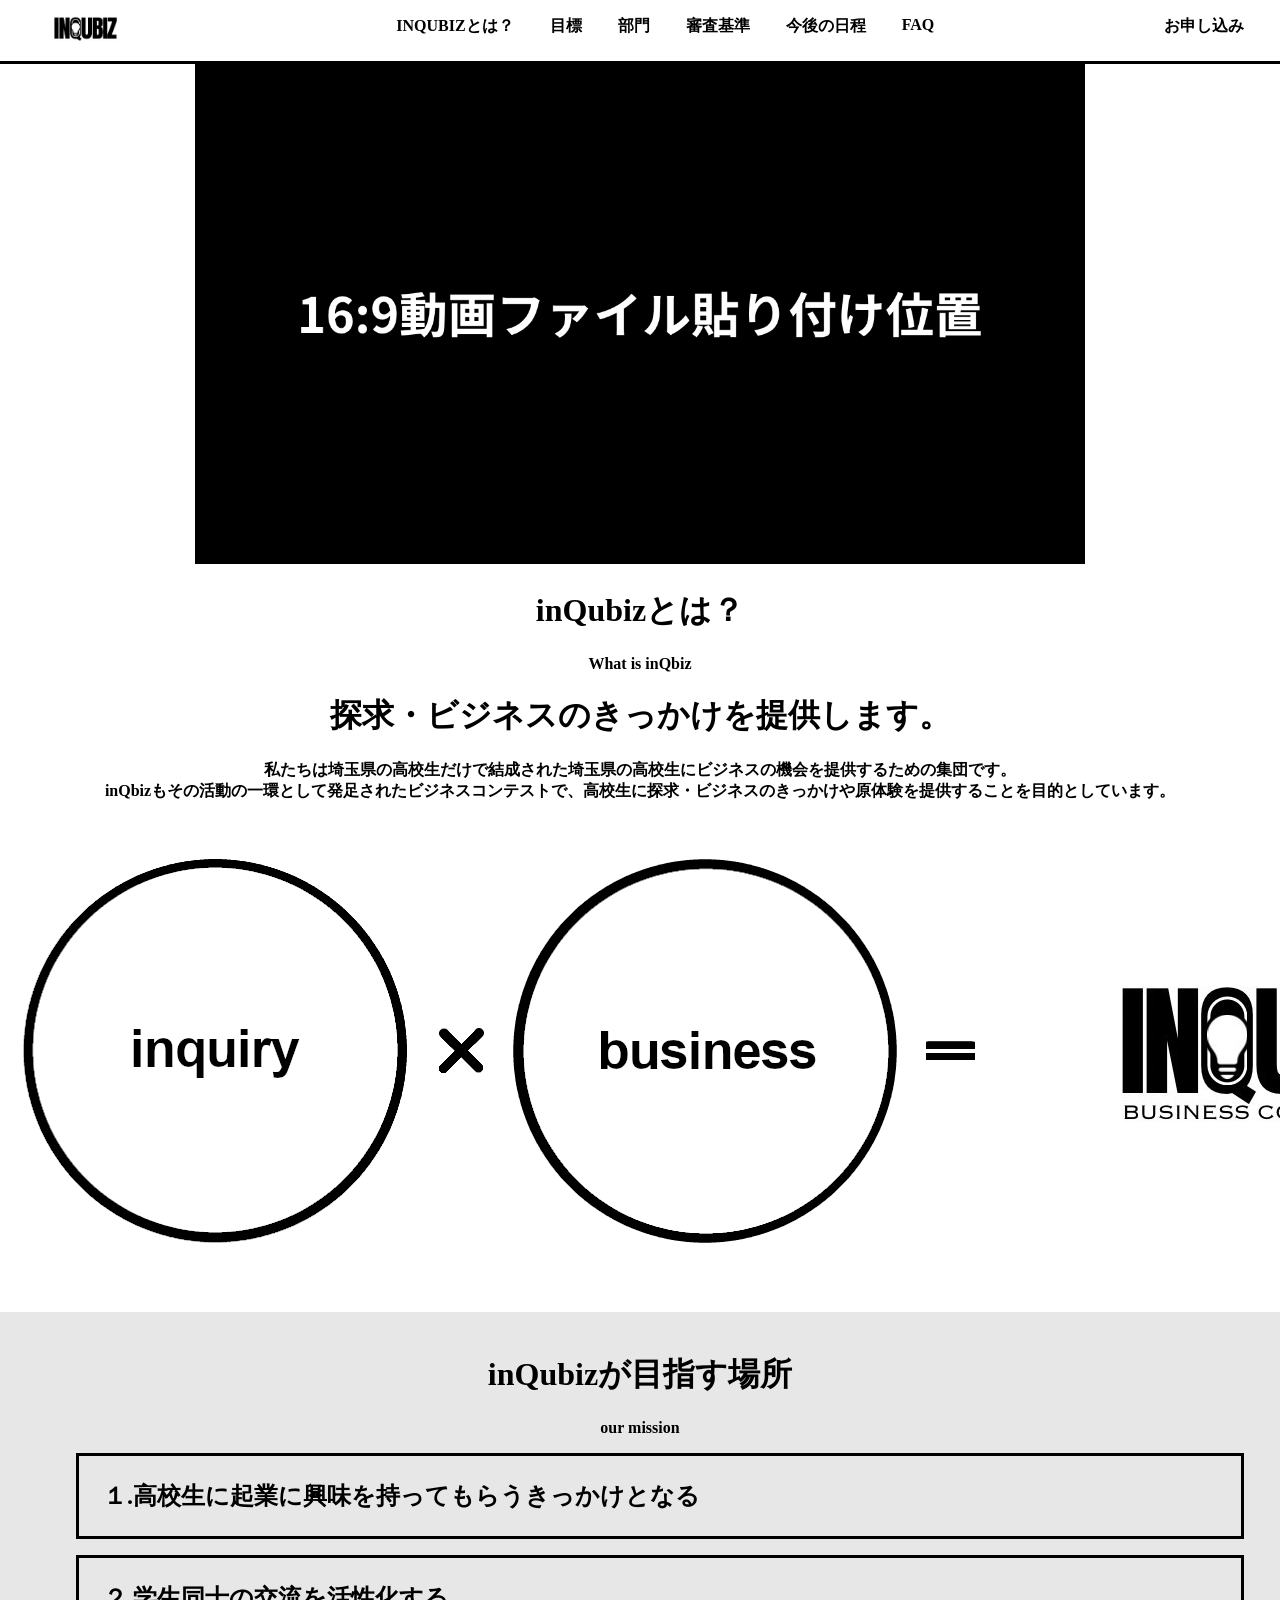
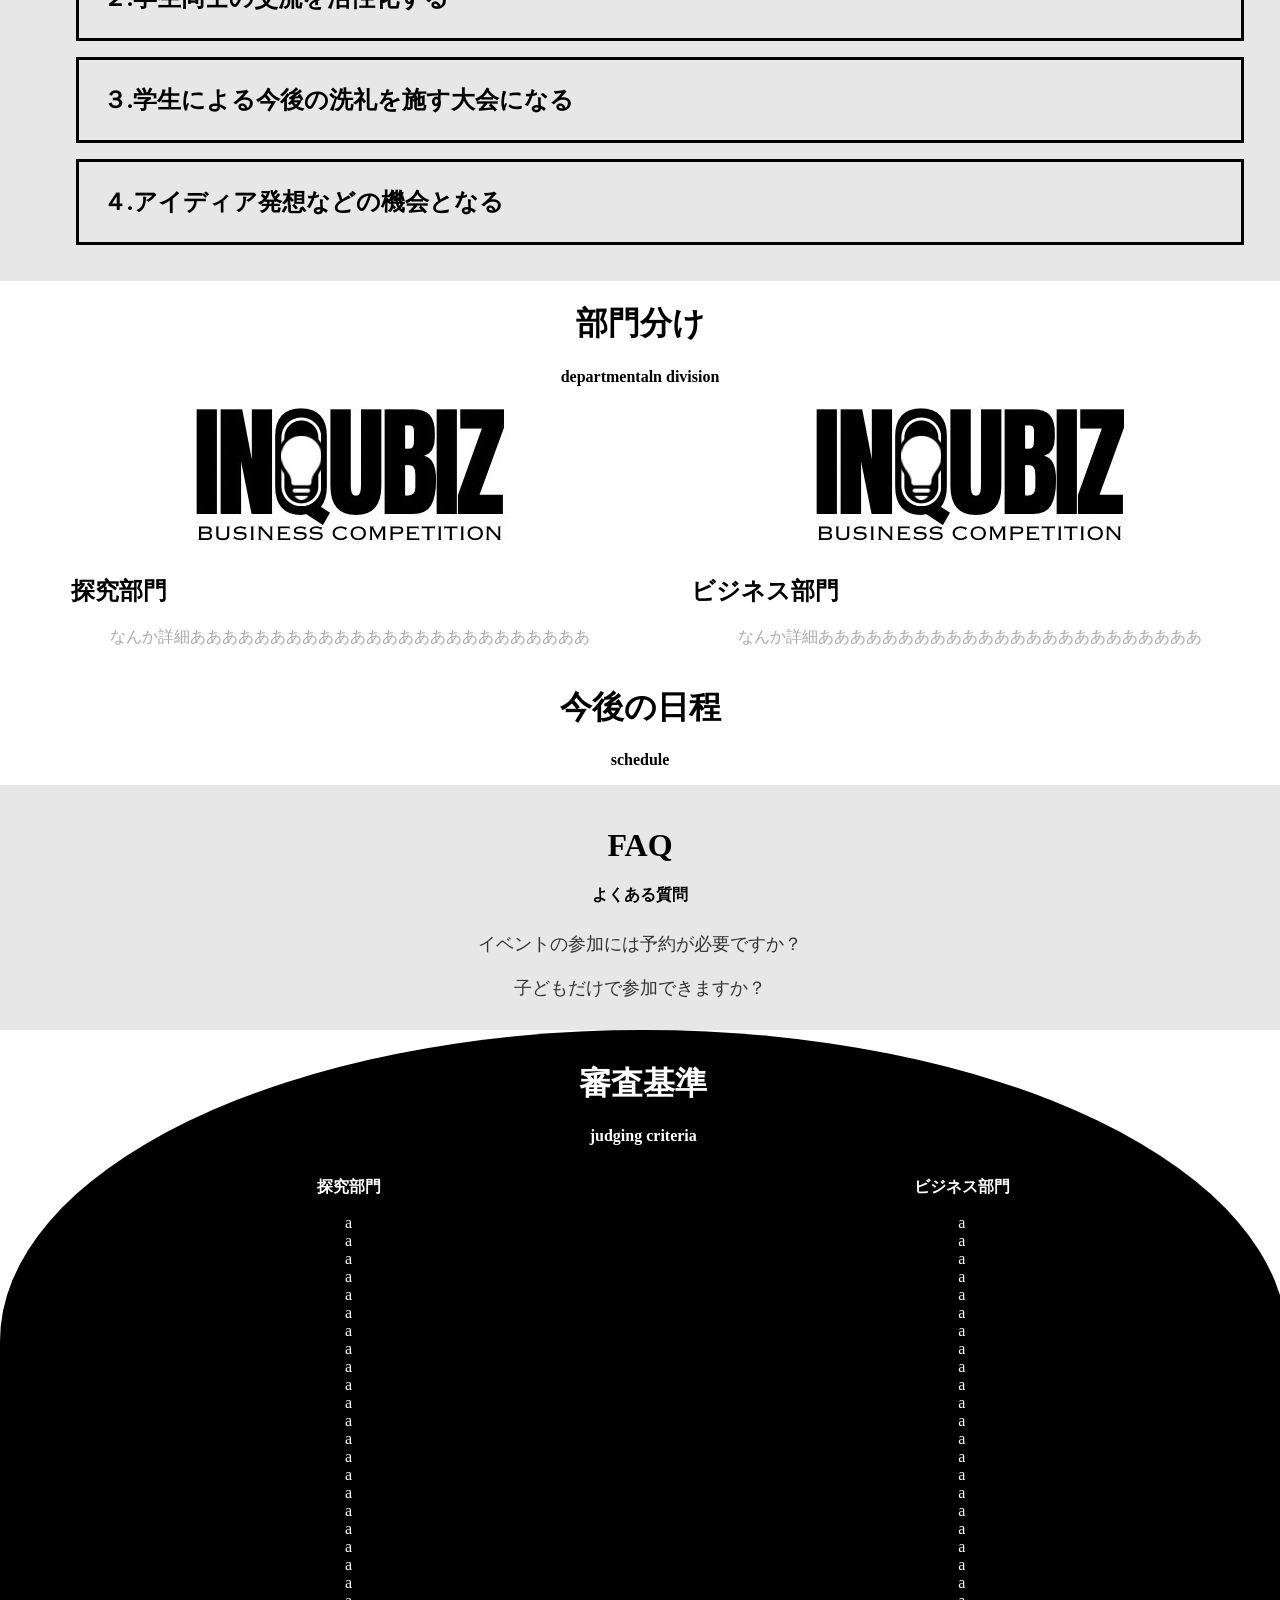
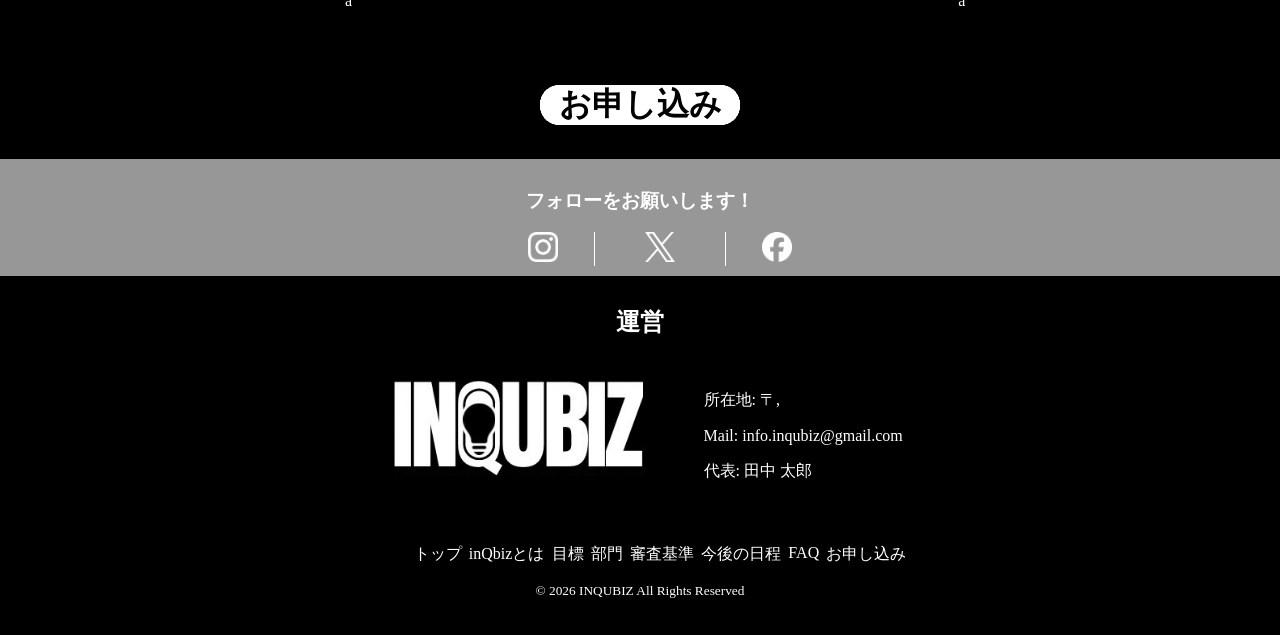
<file: oldsite/index.html>
<!DOCTYPE html>
<html lang="ja">
  <head>
    <meta charset="UTF-8">
    <meta name="viewport" content="width=device-width, initial-scale=1.0", user-scalable="no">
    <title>INQUBIZ</title>
    <meta name="description" content="サイトの説明">
    <link rel="stylesheet" href="css/style.css">
  </head>
  <body>
    <!-- Header -->
    <header>
      <div class="page-header">
        <p><a href="index.html"><img class="logo" src="images/INQBIZlogo.png" alt="INQUBIZ"></a></p>
        <nav>
          <ul class="main-nav">
            <li><a href="#WhatisINQUBIZ"><strong>INQUBIZとは？</strong></a></li>
            <li><a href="#Purpose"><strong>目標</strong></a></li>
            <li><a href="#Department"><strong>部門</strong></a></li>
            <li><a href="#JudgingCriteria"><strong>審査基準</strong></a></li>
            <li><a href="#Schedule"><strong>今後の日程</strong></a></li>
            <li><a href="#FAQ"><strong>FAQ</strong></a></li>
          </ul>
        </nav>
        <p><a class="nav-App" href="#Application"><strong>お申し込み</strong></a></p>
      </div>
    </header>

    <!--紹介動画？-->
    <div class="introduce-video">
    <!--<video src="videos/ " autoplay muted loop height="31.25rem"></video>-->
    <!--動画素材が無い場合の背景画像--><img src="images/169動画ファイル貼り付け位置.png" height="500px">
    </div>

    <div class="WhatisINQUBIZ">
      <h1 id="WhatisINQUBIZ">inQubizとは？</h1>
      <p><strong>What is inQbiz</strong></p>
      <h1>探求・ビジネスのきっかけを提供します。</h1>
      <p><strong>私たちは埼玉県の高校生だけで結成された埼玉県の高校生にビジネスの機会を提供するための集団です。<br>inQbizもその活動の一環として発足されたビジネスコンテストで、高校生に探求・ビジネスのきっかけや原体験を提供することを目的としています。</strong></p>
      <img src="images/WhatisINQUBIZ.png" height="100%">
    </div>
    
    <div class="Purpose">
      <h1 id="Purpose">inQubizが目指す場所</h1>
      <p><strong>our mission</strong></p>
      <ul class="Ourmission">
        <li><h2>１.高校生に起業に興味を持ってもらうきっかけとなる</h2></li>
        <li><h2>２.学生同士の交流を活性化する</h2></li>
        <li><h2>３.学生による今後の洗礼を施す大会になる</h2></li>
        <li><h2>４.アイディア発想などの機会となる</h2></li>
      </ul>
    </div>

    <div class="Department">
      <h1 id="Department">部門分け</h1>
      <p><strong>departmentaln division</strong></p>
      <ul class="Departmentalndivision">
        <li><img src="images/INQBIZcompetitionlogo.png"><h2>探究部門</h2><p>なんか詳細あああああああああああああああああああああああああ</p></li>
        <li><img src="images/INQBIZcompetitionlogo.png"><h2>ビジネス部門</h2><p>なんか詳細ああああああああああああああああああああああああ</p></li>
      </ul>
    </div>

    <div class="Schedule">
      <h1 id="Schedule">今後の日程</h1>
      <p><strong>schedule</strong></p>

    </div>

    <div class="FAQ">
      <h1 id="FAQ">FAQ</h1>
      <p><strong>よくある質問</strong></p>
      <div class="FAQitem">
        <button class="FAQ-question">イベントの参加には予約が必要ですか？</button>
        <div class="FAQ-answer">事前予約をお願いしている場合があります。最新の案内をご確認ください。</div>
      </div>
      <div class="FAQitem">
        <button class="FAQ-question">子どもだけで参加できますか？</button>
        <div class="FAQ-answer">イベントによって異なります。保護者の同伴が必要な場合もありますので、詳細をご確認ください。</div>
      </div>
    </div>

    <div class="JudgingCriteria">
      <h1 id="JudgingCriteria">審査基準</h1>
      <p><strong>judging criteria</strong></p>
      <ul>
        <li class="InquiryDep">
          <p><strong>探究部門</strong></p>
          <p>a<br>a<br>a<br>a<br>a<br>a<br>a<br>a<br>a<br>a<br>a<br>a<br>a<br>a<br>a<br>a<br>a<br>a<br>a<br>a<br>a<br>a<br></p>
        </li>
        <li class="BusinessDep">
          <p><strong>ビジネス部門</strong></p>
          <p>a<br>a<br>a<br>a<br>a<br>a<br>a<br>a<br>a<br>a<br>a<br>a<br>a<br>a<br>a<br>a<br>a<br>a<br>a<br>a<br>a<br>a<br></p>
        </li>
      </ul>
    </div>

    <!--Google formなどの申し込みフォームリンク必須-->
    <div class="Application">
      <a href=""><h1 id="Application">お申し込み</h1></a>
    </div>

    <div class="sns-links">
      <h3 id="snslinks">フォローをお願いします！</h3>
      <nav>
        <ul>
          <li><a href="https://www.instagram.com/inqubiz"><img src="images/Instagram_Glyph_White.png" height="30px"></a></li>
          <li class="Xborder"><a href="https://x.com/InQubizofficial"><img src="images/Xlogo-white.png" height="30px" ></a></li>
          <li><a href=""><img src="images/Facebook_Logo_Secondary.png" height="30px"></a></li>
        </ul>
      </nav>
    </div>

    <div class="information">
      <h2>運営</h2>
      <img src="images/INQBIZlogo2.png" height="100px">
      <ul>
        <li><p id="information">所在地: 〒,</p></li>
        <li><p>Mail: info.inqubiz@gmail.com</p></li>
        <li><p>代表: 田中 太郎</p></li>
      </ul>
    </div>

    <footer class="page-footer">
      <div class="footer-link">
        <nav>
          <ul>
            <li><a href="index.html">トップ</a></li>
            <li><a href="#WhatisINQUBIZ">inQbizとは</a></li>
            <li><a href="#Purpose">目標</a></li>
            <li><a href="#Department">部門</a></li>
            <li><a href="#JudgingCriteria">審査基準</a></li>
            <li><a href="#Schedule">今後の日程</a></li>
            <li><a href="#FAQ">FAQ</a></li>
            <li><a href="#Application">お申し込み</a></li>
          </ul>
        </nav>
      </div>
      <p class="copyright"><small>&copy; 2026 INQUBIZ All Rights Reserved</small></p>
    </footer>
    <script src="js/FAQ.js" async></script>
  </body>
</html>
</file>
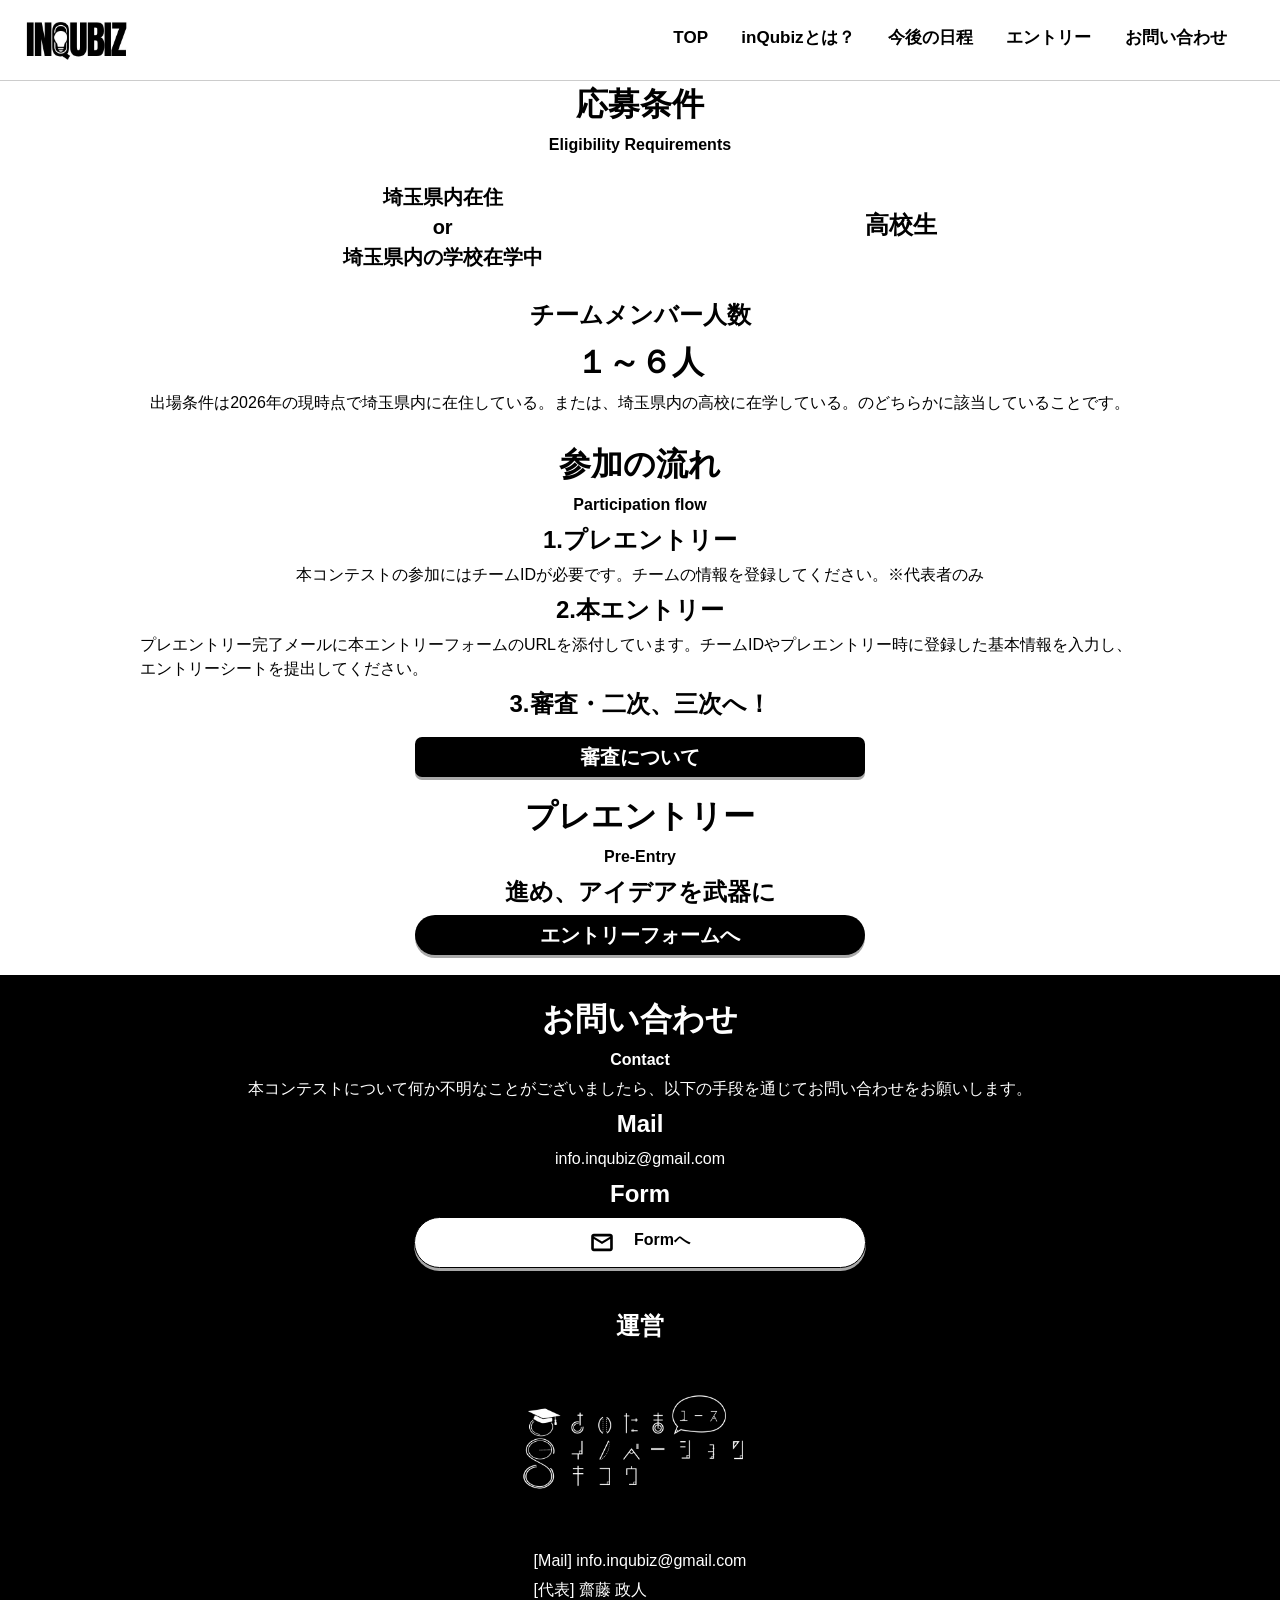
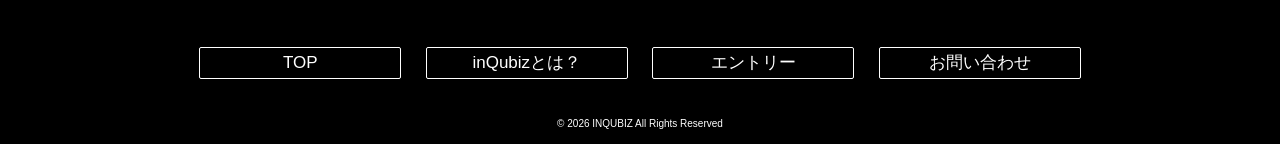
<file: Entry.html>
<!DOCTYPE html>
<html lang="ja">
  <head>
    <meta charset="UTF-8">
    <meta http-equiv="x-ua-compatible" content="IE=edge">
    <meta name="viewport" content="width=device-width, initial-scale=1.0">
    <title>エントリー概要｜inQubizビジネスコンテスト（埼玉ユースイノベーション機構）</title>
    <meta name="description" content="埼玉ユースイノベーション機構が運営するinQubizビジネスコンテスト公式サイトです。エントリーの概要を紹介します。">
    <meta property="og:site_name" content="埼玉ユースイノベーション機構">
    <meta name="keywords" content="埼玉ユースイノベーション機構,inQubiz,inqubiz,いんきゅびず,インキュビズ,ビジネスコンテスト,ビジコン,コンテスト,部門,探究,ビジネス,アイデア,アイディア,発想,交流,起業,きっかけ,原体験,高校生,学生,埼玉県,お申し込み,審査,応募,エントリー,応募条件,応募資格,出場,出場ID,メール,URL,本エントリー,フォーム,エントリーシート,ES">
    <meta property="og:locale" content="ja_JP">
    <meta property="og:site_name" content="inQubizビジネスコンテスト（埼玉ユースイノベーション機構）">
    <meta property="og:type" content="website">
    <meta property="og:site_name" content="inQubizビジネスコンテスト｜埼玉ユースイノベーション機構">
    <meta property="og:url" content="https://inqubiz.main.jp/">
    <meta property="og:description" content="埼玉ユースイノベーション機構が運営するinQubizビジネスコンテスト公式サイトです。">
    <meta property="og:image" content="https://inqubiz.main.jp/images/ogpage.png">
    <meta property="twitter:card" content="summary_large_image">
    <meta property="twitter:title" content="inQubizビジネスコンテスト｜埼玉ユースイノベーション機構">
    <meta property="twitter:url" content="https://inqubiz.main.jp/">
    <meta property="twitter:description" content="埼玉ユースイノベーション機構が運営するinQubizビジネスコンテスト公式サイトです。">
    <link rel="icon" href="images/pageicon/favicon.ico" sizes="any">
    <link rel="apple-touch-icon" href="images/pageicon/apple-touch-icon-180x180.png" sizes="180x180">
    <link rel="icon" type="image/png" href="images/pageicon/android-chrome-192x192.png" sizes="192x192">
    <link rel="stylesheet" href="css/reset.css">
    <link rel="stylesheet" href="css/style.css">
    <link rel="stylesheet" href="css/WhatisinQubiz.css">
    <link rel="stylesheet" href="css/Entry.css">
    <link rel="stylesheet" href="css/JudgingDetail.css">
    <script type="application/ld+json">
      {
        "@context" : "https://schema.org/",
        "@type" : "website",
        "name" : "埼玉ユースイノベーション機構",
        "url" : "https://inqubiz.main.jp/"
      }
    </script>
  </head>
  <body>
    <header>
      <div class="header_inner">
        <h1 class="logo"><a href="index.html"><img src="images/INQBIZlogo.png" alt="inQubizlogo"></a></h1>
        
        <button class="Header_Ham_Num Ham_Num" id="js_Ham" type="button">
          <span></span>
          <span></span>
          <span></span>
        </button>

        <nav class="header_menu" id="js_Nav">
          <ul class="header_nav nav_items nav-items">
            <li class="nav-items_item"><a href="index.html">TOP</a></li>
            <li class="nav-items_item"><a href="WhatisinQubiz.html">inQubizとは？</a></li>
            <li class="nav-items_item"><a href="#Schedule">今後の日程</a></li>
            <li class="nav-items_item"><a href="#">エントリー</a></li>
            <li class="nav-items_item"><a href="#Contact">お問い合わせ</a></li>
          </ul>
          <div class="header_nav_sns">
          <ul>
            <li><a href="https://www.instagram.com/inqubiz" target="_blank"><img src="images/InstagramLogo-Black.svg" alt="Instagram"></a></li>
            <li><span class="sns_linksborder"></span></li>
            <li><a href="https://x.com/InQubizofficial" target="_blank"><img src="images/XLogo-Black.svg" alt="X"></a></li>
          </ul>
        </div>
        </nav>
      </div>
    </header>

    <main>
      <section class="Eligibility_Requirements">
        <h1>応募条件</h1>
        <p><b>Eligibility Requirements</b></p>
        <div class="EliReq_exp">
          <h2>埼玉県内在住<br>or<br>埼玉県内の学校在学中</h2>
          <h1>高校生</h1>
        </div>
        <h2>チームメンバー人数</h2>
        <h1>１～６人</h1>
        <p>出場条件は2026年の現時点で埼玉県内に在住している。または、埼玉県内の高校に在学している。のどちらかに該当していることです。</p>
      </section>

      <section class="Participation_Flow">
        <h1>参加の流れ</h1>
        <p><b>Participation flow</b></p>
        <h2>1.プレエントリー</h2>
        <p>本コンテストの参加にはチームIDが必要です。チームの情報を登録してください。※代表者のみ</p>
        <h2>2.本エントリー</h2>
        <p>プレエントリー完了メールに本エントリーフォームのURLを添付しています。チームIDやプレエントリー時に登録した基本情報を入力し、エントリーシートを提出してください。</p>
        <h2>3.審査・二次、三次へ！</h2>
      </section>

      <div class="Judging_Detail">
        <a href="Judging_Detail.html">審査について</a>
      </div>

      <section class="Pre_Entry">
        <h1>プレエントリー</h1>
        <p><b>Pre-Entry</b></p>
        <h2>進め、アイデアを武器に</h2>
        <a href="https://docs.google.com/forms/d/e/1FAIpQLSfK1k-BjVcP8KxkFSUjq8zdFpk4SPHOHYbqsTihoOIkntEdcw/viewform" target="_blank">エントリーフォームへ</a>
      </section>

      <section id="Contact">
        <h1>お問い合わせ</h1>
        <p><b>Contact</b></p>
        <p class="Con_exp">本コンテストについて何か不明なことがございましたら、以下の手段を通じてお問い合わせをお願いします。</p>
        <nav>
          <ul class="Contact_li">
            <li">
              <h2>Mail</h2>
              <p>info.inqubiz@gmail.com</p>
            </li>
            <h2>Form</h2>
            <li class="Con_Form">
              <img src="images/Form_icon.svg" alt="Form">
              <p><a href="https://forms.gle/ePqwcwbjR7kjoTkC9" target="_blank"><b>Formへ</b></a></p>
            </li>
          </ul>
        </nav>
      </section>

      <section id="Management">
        <h2>運営</h2>
        <img src="images/SuioFullWhite.PNG" alt="運営 埼玉ユースイノベーション機構">
        <ul>
          <!-- <li><p>[所在地] 〒</p></li> -->
          <li><p>[Mail] info.inqubiz@gmail.com</p></li>
          <li><p>[代表] 齋藤 政人</p></li>
        </ul>
      </section>
    </main>

    <footer>
      <ul>
        <li><a href="index.html">TOP</a></li>
        <li><a href="WhatisinQubiz.html">inQubizとは？</a></li>
        <li><a href="#">エントリー</a></li>
        <li><a href="#Contact">お問い合わせ</a></li>
      </ul>
      <p class="copyright"><small>&copy; 2026 INQUBIZ All Rights Reserved</small></p>
    </footer>
    <script src="js/script.js"></script>
    <script src="js/jquery/jquery-4.0.0.min.js"></script>
  </body>
</html>
</file>
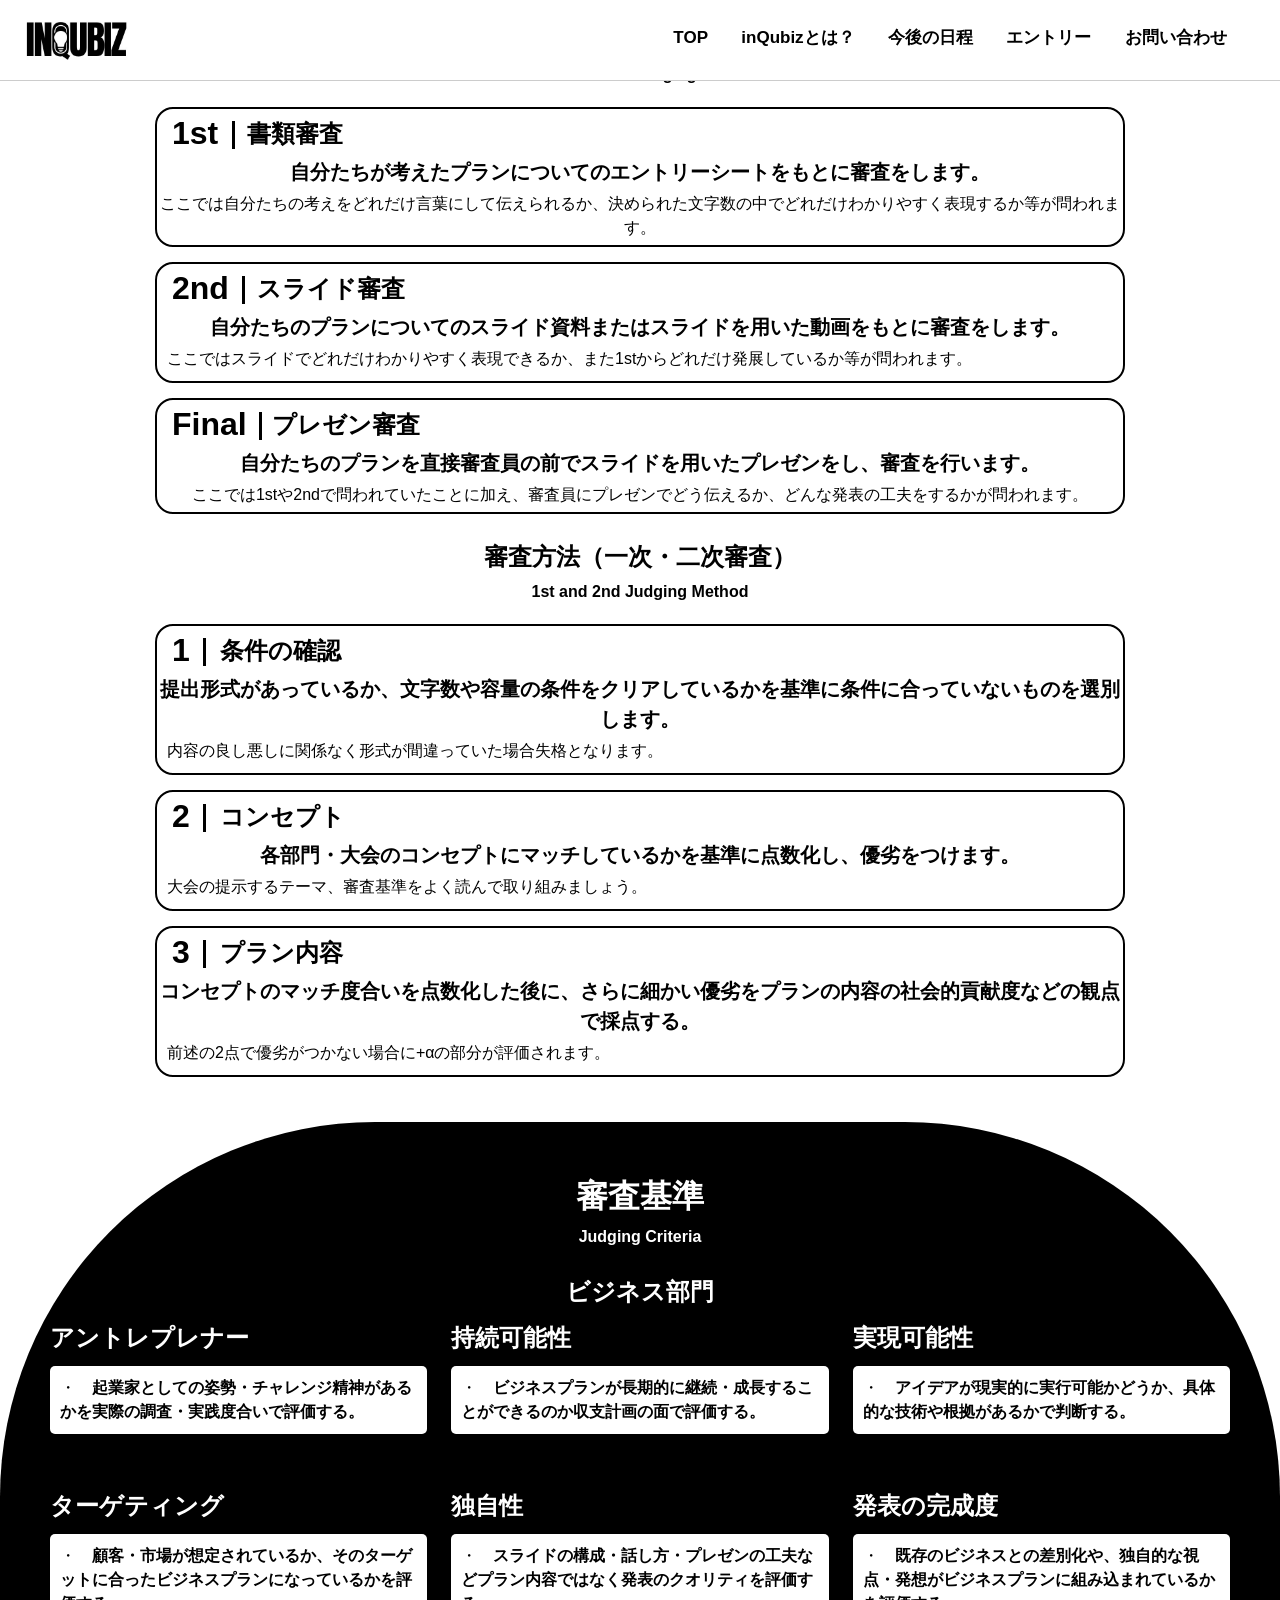
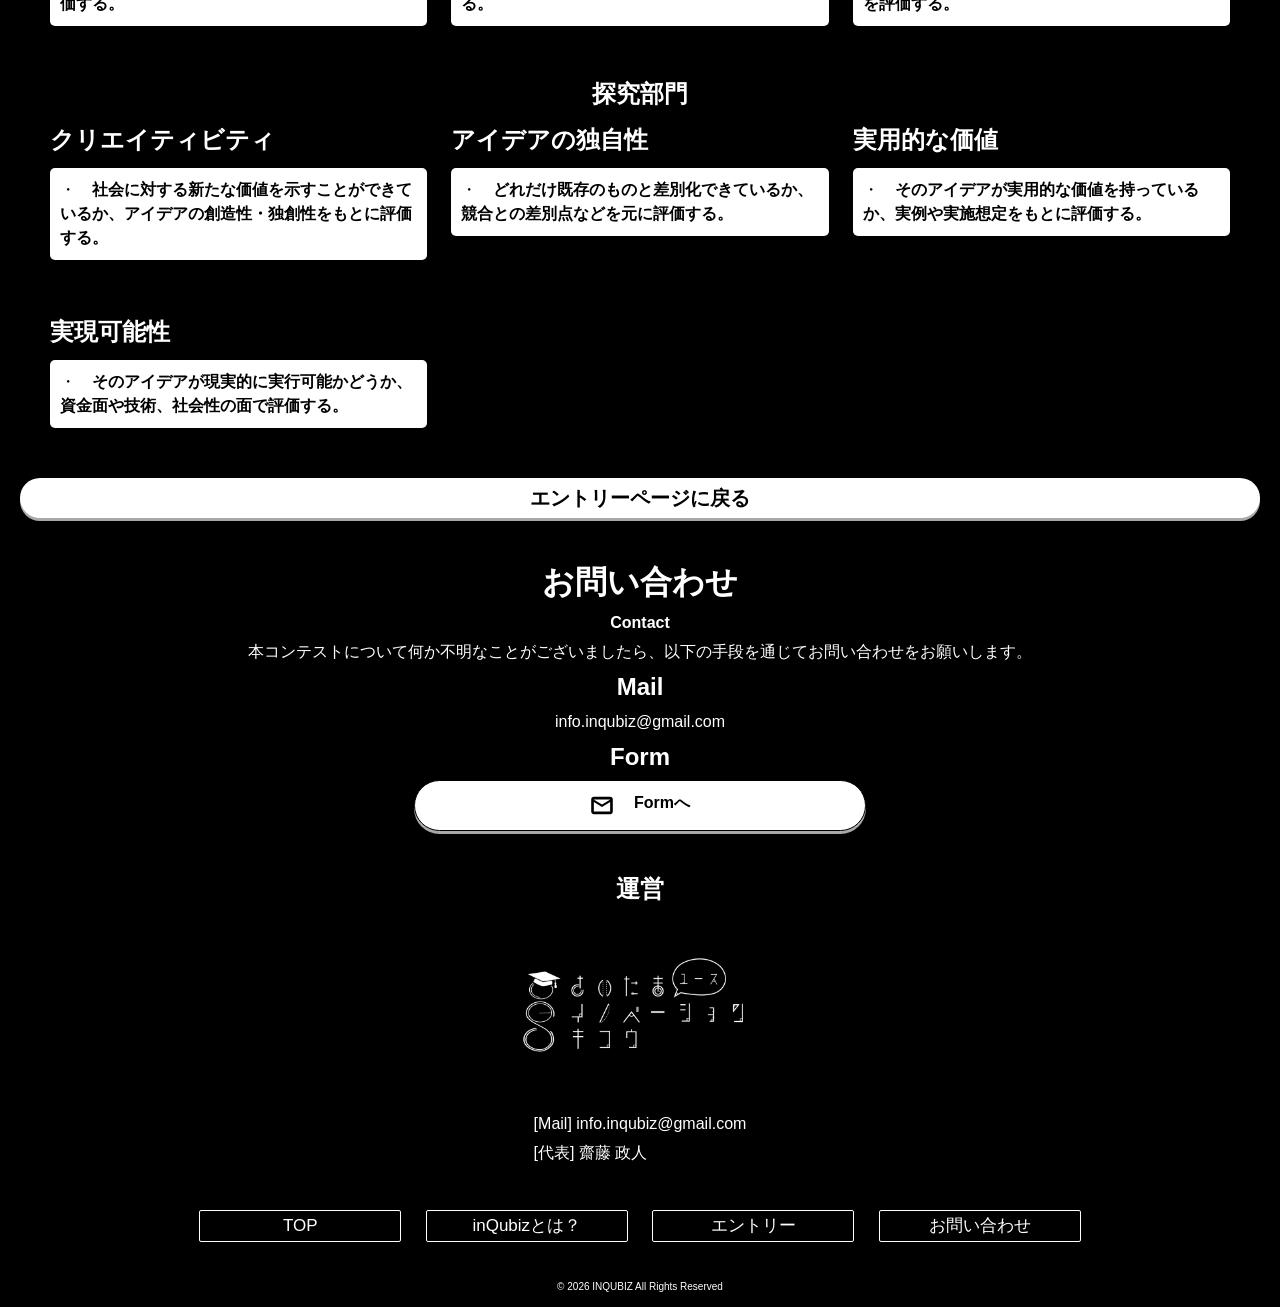
<file: Judging_Detail.html>
<!DOCTYPE html>
<html lang="ja">
  <head>
    <meta charset="UTF-8">
    <meta http-equiv="x-ua-compatible" content="IE=edge">
    <meta name="viewport" content="width=device-width, initial-scale=1.0">
    <title>審査概要｜inQubizビジネスコンテスト（埼玉ユースイノベーション機構）</title>
    <meta name="description" content="埼玉ユースイノベーション機構が運営するinQubizビジネスコンテスト公式サイトです。審査内容の概要を紹介します。">
    <meta name="keywords" content="埼玉ユースイノベーション機構,inQubiz,inqubiz,いんきゅびず,インキュビズ,ビジネスコンテスト,ビジコン,コンテスト,部門,探究,ビジネス,アイデア,アイディア,発想,交流,起業,きっかけ,原体験,高校生,学生,埼玉県,お申し込み,審査,審査方法,審査基準,独自性,クリエイティビティ,コンセプト,内容,アントレプレナー,実現可能性,実用的な価値,価値,持続可能性,ターゲティング,発表,完成度">
    <meta property="og:locale" content="ja_JP">
    <meta property="og:site_name" content="inQubizビジネスコンテスト（埼玉ユースイノベーション機構）">
    <meta property="og:type" content="website">
    <meta property="og:site_name" content="inQubizビジネスコンテスト｜埼玉ユースイノベーション機構">
    <meta property="og:url" content="https://inqubiz.main.jp/">
    <meta property="og:description" content="埼玉ユースイノベーション機構が運営するinQubizビジネスコンテスト公式サイトです。">
    <meta property="og:image" content="https://inqubiz.main.jp/images/ogpage.png">
    <meta property="twitter:card" content="summary_large_image">
    <meta property="twitter:title" content="inQubizビジネスコンテスト｜埼玉ユースイノベーション機構">
    <meta property="twitter:url" content="https://inqubiz.main.jp/">
    <meta property="twitter:description" content="埼玉ユースイノベーション機構が運営するinQubizビジネスコンテスト公式サイトです。">
    <link rel="icon" href="images/pageicon/favicon.ico" sizes="any">
    <link rel="apple-touch-icon" href="images/pageicon/apple-touch-icon-180x180.png" sizes="180x180">
    <link rel="icon" type="image/png" href="images/pageicon/android-chrome-192x192.png" sizes="192x192">
    <link rel="stylesheet" href="css/reset.css">
    <link rel="stylesheet" href="css/style.css">
    <link rel="stylesheet" href="css/WhatisinQubiz.css">
    <link rel="stylesheet" href="css/Entry.css">
    <link rel="stylesheet" href="css/JudgingDetail.css">
    <script type="application/ld+json">
      {
        "@context" : "https://schema.org/",
        "@type" : "website",
        "name" : "埼玉ユースイノベーション機構",
        "url" : "https://inqubiz.main.jp/"
      }
    </script>
  </head>
  <body>
    <header>
      <div class="header_inner">
        <h1 class="logo"><a href="index.html"><img src="images/INQBIZlogo.png" alt="inQubizlogo"></a></h1>
        
        <button class="Header_Ham_Num Ham_Num" id="js_Ham" type="button">
          <span></span>
          <span></span>
          <span></span>
        </button>

        <nav class="header_menu" id="js_Nav">
          <ul class="header_nav nav_items nav-items">
            <li class="nav-items_item"><a href="index.html">TOP</a></li>
            <li class="nav-items_item"><a href="WhatisinQubiz.html">inQubizとは？</a></li>
            <li class="nav-items_item"><a href="Entry.html#Schedule">今後の日程</a></li>
            <li class="nav-items_item"><a href="Entry.html">エントリー</a></li>
            <li class="nav-items_item"><a href="#Contact">お問い合わせ</a></li>
          </ul>
          <div class="header_nav_sns">
          <ul>
            <li><a href="https://www.instagram.com/inqubiz" target="_blank"><img src="images/InstagramLogo-Black.svg" alt="Instagram"></a></li>
            <li><span class="sns_linksborder"></span></li>
            <li><a href="https://x.com/InQubizofficial" target="_blank"><img src="images/XLogo-Black.svg" alt="X"></a></li>
          </ul>
        </div>
        </nav>
      </div>
    </header>

    <main>

      <section class="About_Judging">
        <h1>審査について</h1>
        <p><b>About Judging</b></p>
        <ul class="Judging_list">
          <li class="Judging_listmix">
            <!-- <img src="" alt="書類審査"> -->
            <h1>1st</h1>
            <span class="Judging_Flistborder"></span>
            <div class="Judging_Flist_exp">
              <h2>書類審査</h2>
              <h3>自分たちが考えたプランについてのエントリーシートをもとに審査をします。</h3>
              <p>ここでは自分たちの考えをどれだけ言葉にして伝えられるか、決められた文字数の中でどれだけわかりやすく表現するか等が問われます。</p>
            </div>
          </li>
          <li class="Judging_listmix">
            <!-- <img src="" alt="スライド審査"> -->
            <h1>2nd</h1>
            <span class="Judging_listborder"></span>
            <div class="Judging_list_exp">
              <h2>スライド審査</h2>
              <h3>自分たちのプランについてのスライド資料またはスライドを用いた動画をもとに審査をします。</h3>
              <p>ここではスライドでどれだけわかりやすく表現できるか、また1stからどれだけ発展しているか等が問われます。</p>
            </div>
          </li>
          <li class="Judging_listmix">
            <!-- <img src="" alt="プレゼン審査"> -->
            <h1>Final</h1>
            <span class="Judging_Llistborder"></span>
            <div class="Judging_Llist_exp">
              <h2>プレゼン審査</h2>
              <h3>自分たちのプランを直接審査員の前でスライドを用いたプレゼンをし、審査を行います。</h3>
              <p>ここでは1stや2ndで問われていたことに加え、審査員にプレゼンでどう伝えるか、どんな発表の工夫をするかが問われます。</p>
            </div>
          </li>
        </ul>
      </section>

      <section class="Judging_Method">
        <h2>審査方法（一次・二次審査）</h2>
        <p><b>1st and 2nd Judging Method</b></p>
        <ul>
          <li class="Method_listmix">
            <!-- <img src="" alt="条件の確認"> -->
            <h1>1</h1>
            <span class="Method_listborder"></span>
            <div class="Method_list_exp">
              <h2>条件の確認</h2>
              <h3>提出形式があっているか、文字数や容量の条件をクリアしているかを基準に条件に合っていないものを選別します。</h3>
              <p>内容の良し悪しに関係なく形式が間違っていた場合失格となります。</p>
            </div>
          </li>
          <li class="Method_listmix">
            <!-- <img src="" alt="コンセプト"> -->
            <h1>2</h1>
            <span class="Method_listborder"></span>
            <div class="Method_list_exp">
              <h2>コンセプト</h2>
              <h3>各部門・大会のコンセプトにマッチしているかを基準に点数化し、優劣をつけます。</h3>
              <p>大会の提示するテーマ、審査基準をよく読んで取り組みましょう。</p>
            </div>
          </li>
          <li class="Method_listmix">
            <!-- <img src="" alt="プラン内容"> -->
            <h1>3</h1>
            <span class="Method_listborder"></span>
            <div class="Method_list_exp">
              <h2>プラン内容</h2>
              <h3>コンセプトのマッチ度合いを点数化した後に、さらに細かい優劣をプランの内容の社会的貢献度などの観点で採点する。</h3>
              <p>前述の2点で優劣がつかない場合に+αの部分が評価されます。</p>
            </div>
          </li>
        </ul>
      </section>

      <section id="JudgingCriteria">
        <h1>審査基準</h1>
        <p><b>Judging Criteria</b></p>
        <section class="Business_dep">
          <h2>ビジネス部門</h2>
          <ul>
            <li>
              <h2>アントレプレナー</h2>
              <p><b>起業家としての姿勢・チャレンジ精神があるかを実際の調査・実践度合いで評価する。</b></p>
            </li>
            <li>
              <h2>持続可能性</h2>
              <p><b>ビジネスプランが長期的に継続・成長することができるのか収支計画の面で評価する。</b></p>
            </li>
            <li>
              <h2>実現可能性</h2>
              <p><b>アイデアが現実的に実行可能かどうか、具体的な技術や根拠があるかで判断する。</b></p>
            </li>
            <li>
              <h2>ターゲティング</h2>
              <p><b>顧客・市場が想定されているか、そのターゲットに合ったビジネスプランになっているかを評価する。</b></p>
            </li>
            <li>
              <h2>独自性</h2>
              <p><b>スライドの構成・話し方・プレゼンの工夫などプラン内容ではなく発表のクオリティを評価する。</b></p>
            </li>
            <li>
              <h2>発表の完成度</h2>
              <p><b>既存のビジネスとの差別化や、独自的な視点・発想がビジネスプランに組み込まれているかを評価する。</b></p>
            </li>
          </ul>
        </section>

        <section class="Inquiry_dep">
          <h2>探究部門</h2>
          <ul>
            <li>
              <h2>クリエイティビティ</h2>
              <p><b>社会に対する新たな価値を示すことができているか、アイデアの創造性・独創性をもとに評価する。</b></p>
            </li>
            <li>
              <h2>アイデアの独自性</h2>
              <p><b>どれだけ既存のものと差別化できているか、競合との差別点などを元に評価する。</b></p>
            </li>
            <li>
              <h2>実用的な価値</h2>
              <p><b>そのアイデアが実用的な価値を持っているか、実例や実施想定をもとに評価する。</b></p>
            </li>
            <li>
              <h2>実現可能性</h2>
              <p><b>そのアイデアが現実的に実行可能かどうか、資金面や技術、社会性の面で評価する。</b></p>
            </li>
          </ul>
        </section>
      </section><!-- /#JudgingCriteria -->

      <section class="BacktoEntry">
        <a href="Entry.html">エントリーページに戻る</a>
      </section>

      <section id="Contact">
        <h1>お問い合わせ</h1>
        <p><b>Contact</b></p>
        <p class="Con_exp">本コンテストについて何か不明なことがございましたら、以下の手段を通じてお問い合わせをお願いします。</p>
        <nav>
          <ul class="Contact_li">
            <li">
              <h2>Mail</h2>
              <p>info.inqubiz@gmail.com</p>
            </li>
            <h2>Form</h2>
            <li class="Con_Form">
              <img src="images/Form_icon.svg" alt="Form">
              <p><a href="https://forms.gle/ePqwcwbjR7kjoTkC9" target="_blank"><b>Formへ</b></a></p>
            </li>
          </ul>
        </nav>
      </section>

      <section id="Management">
        <h2>運営</h2>
        <img src="images/SuioFullWhite.PNG" alt="運営 埼玉ユースイノベーション機構">
        <ul>
          <!-- <li><p>[所在地] 〒</p></li> -->
          <li><p>[Mail] info.inqubiz@gmail.com</p></li>
          <li><p>[代表] 齋藤 政人</p></li>
        </ul>
      </section>
    </main>

    <footer>
      <ul>
        <li><a href="index.html">TOP</a></li>
        <li><a href="WhatisinQubiz.html">inQubizとは？</a></li>
        <li><a href="Entry.html">エントリー</a></li>
        <li><a href="#Contact">お問い合わせ</a></li>
      </ul>
      <p class="copyright"><small>&copy; 2026 INQUBIZ All Rights Reserved</small></p>
    </footer>
    <script src="js/script.js"></script>
    <script src="js/jquery/jquery-4.0.0.min.js"></script>
  </body>
</html>
</file>
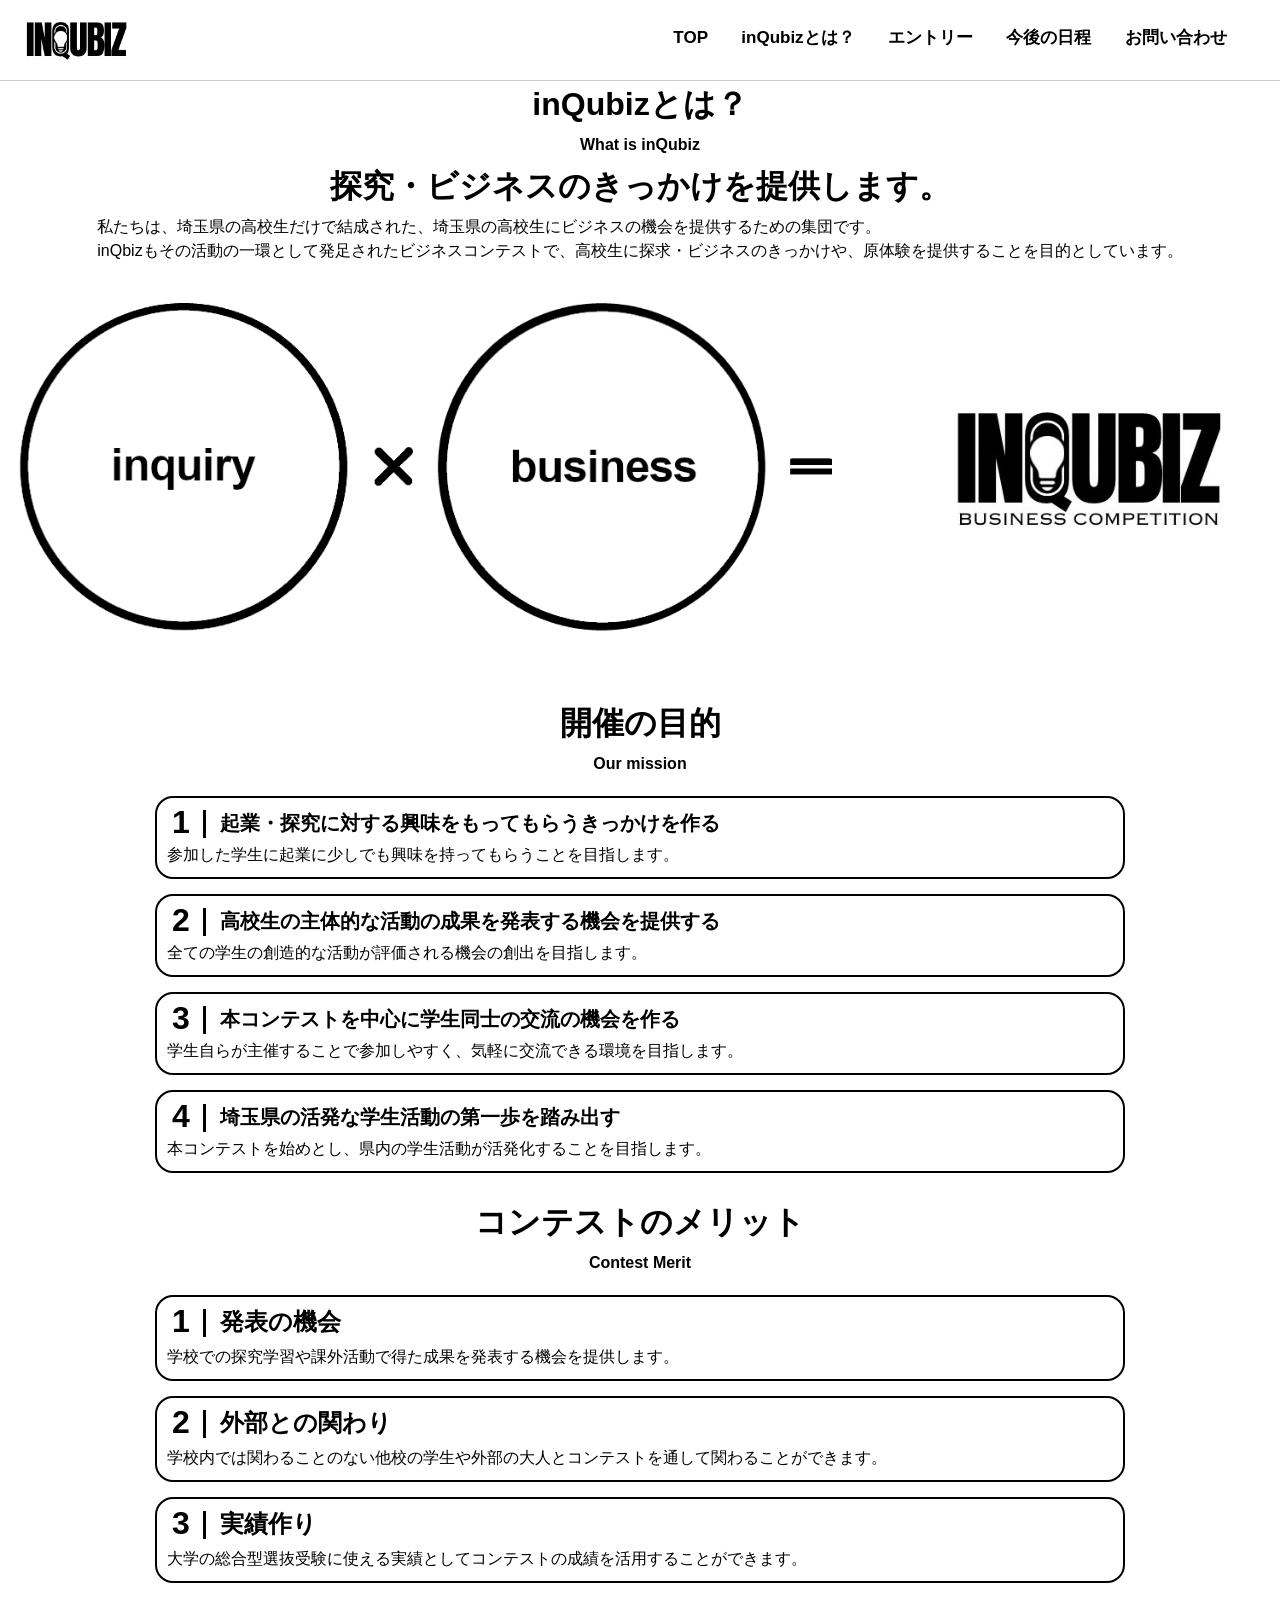
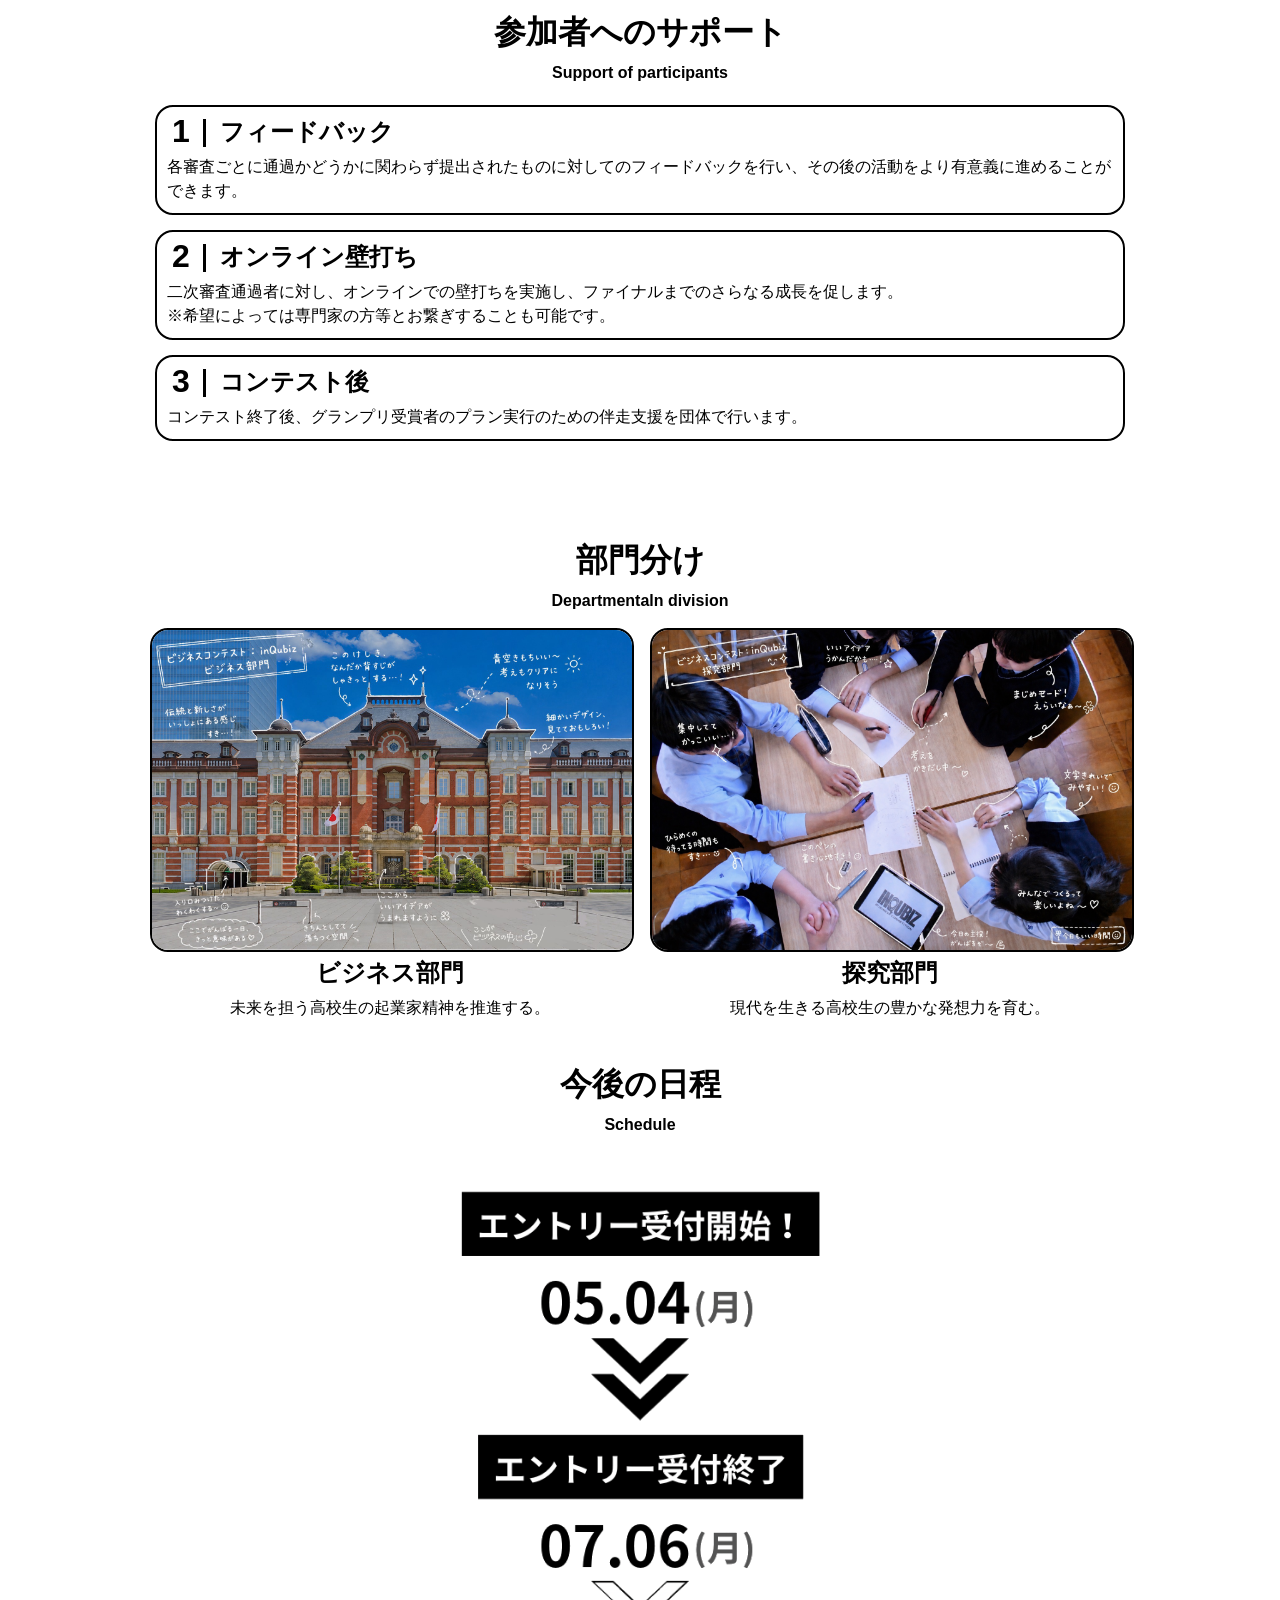
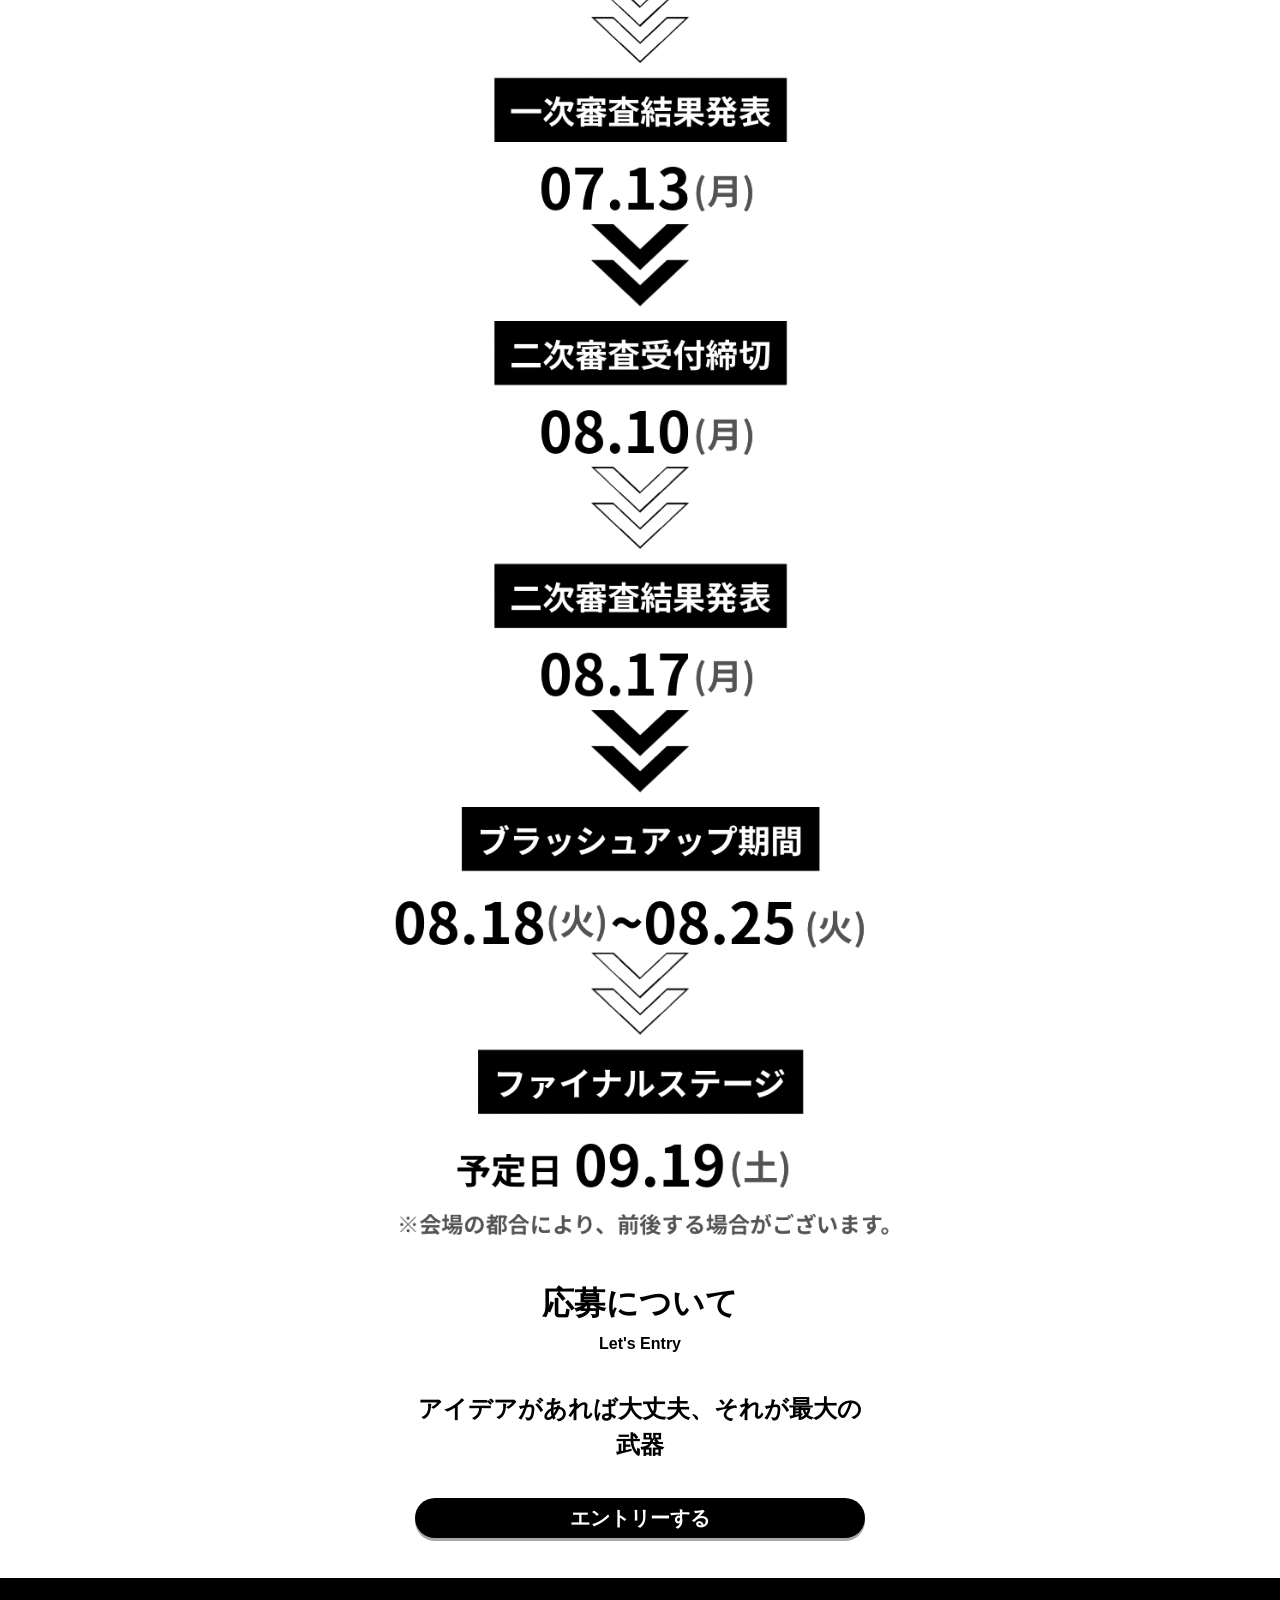
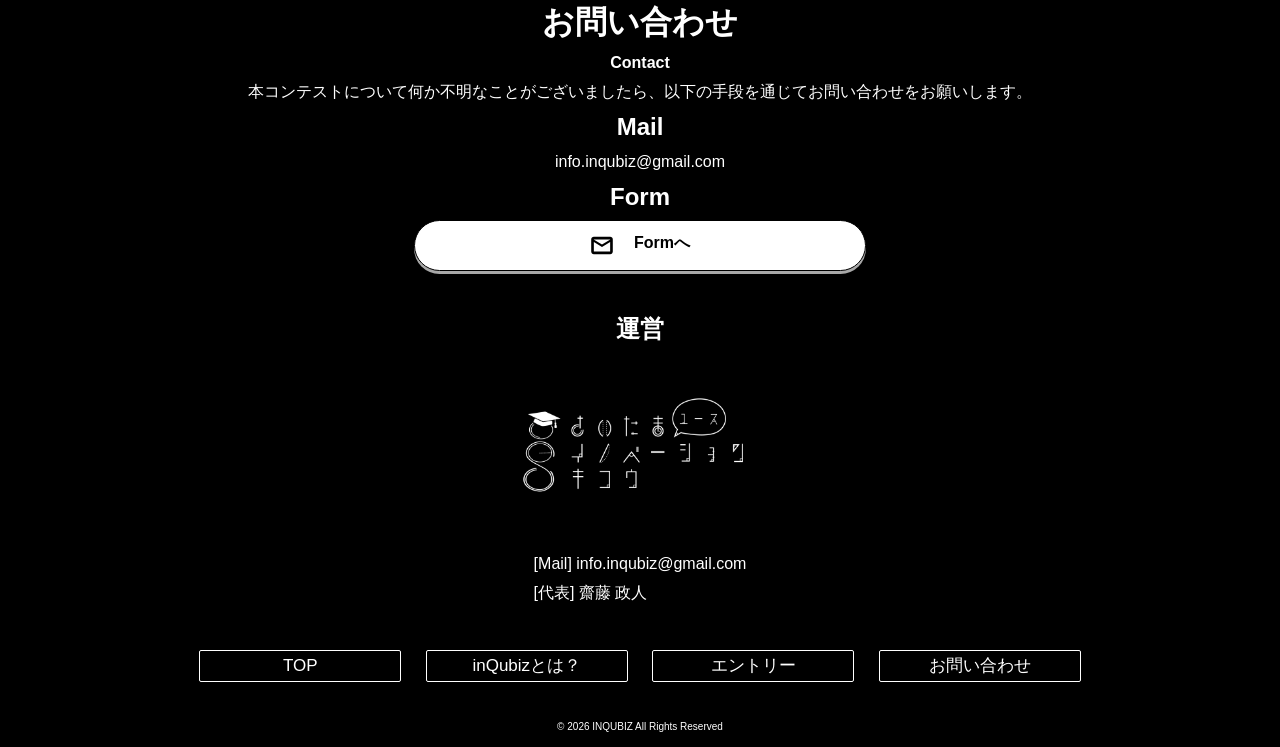
<file: WhatisinQubiz.html>
<!DOCTYPE html>
<html lang="ja">
  <head>
    <meta charset="UTF-8">
    <meta http-equiv="x-ua-compatible" content="IE=edge">
    <meta name="viewport" content="width=device-width, initial-scale=1.0">
    <title>inQubizビジネスコンテストとは｜inQubizビジネスコンテスト（埼玉ユースイノベーション機構）</title>
    <meta name="description" content="埼玉ユースイノベーション機構が運営するinQubizビジネスコンテスト公式サイトです。本コンテスト「inQubiz」の概要を紹介します。">
    <meta property="og:site_name" content="埼玉ユースイノベーション機構">
    <meta name="keywords" content="埼玉ユースイノベーション機構,inQubiz,inqubiz,いんきゅびず,インキュビズ,ビジネスコンテスト,ビジコン,コンテスト,部門,探究,ビジネス,アイデア,アイディア,発想,交流,起業,きっかけ,原体験,高校生,学生,埼玉県,お申し込み,審査,目的,ゴール,メリット,サポート,inQubizとは">
    <meta property="og:locale" content="ja_JP">
    <meta property="og:site_name" content="inQubizビジネスコンテスト（埼玉ユースイノベーション機構）">
    <meta property="og:type" content="website">
    <meta property="og:site_name" content="inQubizビジネスコンテスト｜埼玉ユースイノベーション機構">
    <meta property="og:url" content="https://inqubiz.main.jp/">
    <meta property="og:description" content="埼玉ユースイノベーション機構が運営するinQubizビジネスコンテスト公式サイトです。">
    <meta property="og:image" content="https://inqubiz.main.jp/images/ogpage.png">
    <meta property="twitter:card" content="summary_large_image">
    <meta property="twitter:title" content="inQubizビジネスコンテスト｜埼玉ユースイノベーション機構">
    <meta property="twitter:url" content="https://inqubiz.main.jp/">
    <meta property="twitter:description" content="埼玉ユースイノベーション機構が運営するinQubizビジネスコンテスト公式サイトです。">
    <link rel="icon" href="images/pageicon/favicon.ico" sizes="any">
    <link rel="apple-touch-icon" href="images/pageicon/apple-touch-icon-180x180.png" sizes="180x180">
    <link rel="icon" type="image/png" href="images/pageicon/android-chrome-192x192.png" sizes="192x192">
    <link rel="stylesheet" href="css/reset.css">
    <link rel="stylesheet" href="css/style.css">
    <link rel="stylesheet" href="css/WhatisinQubiz.css">
    <link rel="stylesheet" href="css/Entry.css">
    <link rel="stylesheet" href="css/JudgingDetail.css">
    <script type="application/ld+json">
      {
        "@context" : "https://schema.org/",
        "@type" : "website",
        "name" : "埼玉ユースイノベーション機構",
        "url" : "https://inqubiz.main.jp/"
      }
    </script>
  </head>
  <body>
    <header>
      <div class="header_inner">
        <h1 class="logo"><a href="index.html"><img src="images/INQBIZlogo.png" alt="inQubizlogo"></a></h1>
        
        <button class="Header_Ham_Num Ham_Num" id="js_Ham" type="button">
          <span></span>
          <span></span>
          <span></span>
        </button>

        <nav class="header_menu" id="js_Nav">
          <ul class="header_nav nav_items nav-items">
            <li class="nav-items_item"><a href="index.html">TOP</a></li>
            <li class="nav-items_item"><a href="#">inQubizとは？</a></li>
            <li class="nav-items_item"><a href="Entry.html">エントリー</a></li>
            <li class="nav-items_item"><a href="index.html#Schedule">今後の日程</a></li>
            <li class="nav-items_item"><a href="#Contact">お問い合わせ</a></li>
          </ul>
          <div class="header_nav_sns">
          <ul>
            <li><a href="https://www.instagram.com/inqubiz" target="_blank"><img src="images/InstagramLogo-Black.svg" alt="Instagram"></a></li>
            <li><span class="sns_linksborder"></span></li>
            <li><a href="https://x.com/InQubizofficial" target="_blank"><img src="images/XLogo-Black.svg" alt="X"></a></li>
          </ul>
        </div>
        </nav>
      </div>
    </header>

    <main>
      
      <section id="WhatisinQubiz">
        <h1>inQubizとは？</h1>
        <p><b>What is inQubiz</b></p>
        <h1>探究・ビジネスのきっかけを提供します。</h1>
        <p>私たちは、埼玉県の高校生だけで結成された、埼玉県の高校生にビジネスの機会を提供するための集団です。<br>inQbizもその活動の一環として発足されたビジネスコンテストで、高校生に探求・ビジネスのきっかけや、原体験を提供することを目的としています。</p></div>
        <img src="images/WhatisINQUBIZ.png" alt="inQubizとは">
      </section><!-- /#WhatisinQubiz -->
      
      <section id="Ourmission">
        <h1>開催の目的</h1>
        <p><b>Our mission</b></p>
        <ul id="mission_list">
          <li class="mission_listmix">
            <h1>1</h1>
            <span class="mission_listnum_border"></span>
            <div class="mission_list_exp">
              <h3>起業・探究に対する興味をもってもらうきっかけを作る</h3>
              <p>参加した学生に起業に少しでも興味を持ってもらうことを目指します。</p>
            </div>
          </li>
          <li class="mission_listmix">
            <h1>2</h1>
            <span class="mission_listnum_border"></span>
            <div class="mission_list_exp">
              <h3>高校生の主体的な活動の成果を発表する機会を提供する</h3>
            <p>全ての学生の創造的な活動が評価される機会の創出を目指します。</p>
            </div>
          </li>
          <li class="mission_listmix">
            <h1>3</h1>
            <span class="mission_listnum_border"></span>
            <div class="mission_list_exp">
              <h3>本コンテストを中心に学生同士の交流の機会を作る</h3>
            <p>学生自らが主催することで参加しやすく、気軽に交流できる環境を目指します。</p>
            </div>
          </li>
          <li class="mission_listmix">
            <h1>4</h1>
            <span class="mission_listnum_border"></span>
            <div class="mission_list_exp">
              <h3>埼玉県の活発な学生活動の第一歩を踏み出す</h3>
            <p>本コンテストを始めとし、県内の学生活動が活発化することを目指します。</p>
            </div> 
          </li>
        </ul>
      </section><!-- /#Ourmission -->

      <section class="Contest_Merit">
        <h1>コンテストのメリット</h1>
        <p><b>Contest Merit</b></p>
        <ul class="Contest_Meritlist">
          <li class="Contest_Meritlistmix">
            <!-- <img src="" alt="発表の機会"> -->
            <h1>1</h1>
            <span class="Merit_listborder"></span>
            <div class="Contest_Meritlist_exp">
              <h2>発表の機会</h2>
              <p>学校での探究学習や課外活動で得た成果を発表する機会を提供します。</p>
            </div>
          </li>
          <li class="Contest_Meritlistmix">
            <!-- <img src="" alt="外部との関わり"> -->
            <h1>2</h1>
            <span class="Merit_listborder"></span>
            <div class="Contest_Meritlist_exp">
              <h2>外部との関わり</h2>
              <p>学校内では関わることのない他校の学生や外部の大人とコンテストを通して関わることができます。</p>
            </div>
          </li>
          <li class="Contest_Meritlistmix">
            <!-- <img src="" alt="実績作り"> -->
            <h1>3</h1>
            <span class="Merit_listborder"></span>
            <div class="Contest_Meritlist_exp">
              <h2>実績作り</h2>
              <p>大学の総合型選抜受験に使える実績としてコンテストの成績を活用することができます。</p>
            </div>
          </li>
        </ul>
      </section>

      <section class="Participant_Support">
        <h1>参加者へのサポート</h1>
        <p><b>Support of participants</b></p>
        <ul class="Support_list">
          <li class="Support_listmix">
            <!-- <img src="" alt="フィードバック"> -->
            <h1>1</h1>
            <span class="Support_listborder"></span>
            <div class="Support_list_exp">
              <h2>フィードバック</h2>
              <p>各審査ごとに通過かどうかに関わらず提出されたものに対してのフィードバックを行い、その後の活動をより有意義に進めることができます。</p>
            </div>
          </li>
          <li class="Support_listmix">
            <!-- <img src="" alt="オンライン壁打ち"> -->
            <h1>2</h1>
            <span class="Support_listborder"></span>
            <div class="Support_list_exp">
              <h2>オンライン壁打ち</h2>
              <p>二次審査通過者に対し、オンラインでの壁打ちを実施し、ファイナルまでのさらなる成長を促します。<br>※希望によっては専門家の方等とお繋ぎすることも可能です。</p>
            </div>
          </li>
          <li class="Support_listmix">
            <!-- <img src="" alt="コンテスト後"> -->
            <h1>3</h1>
            <span class="Support_listborder"></span>
            <div class="Support_list_exp">
              <h2>コンテスト後</h2>
              <p>コンテスト終了後、グランプリ受賞者のプラン実行のための伴走支援を団体で行います。</p>
            </div>
          </li>
        </ul>
      </section>

      <section id="Department">
        <h1>部門分け</h1>
        <p><b>Departmentaln division</b></p>
        <ul>
          <li>
            <figure><img src="images/Image_Business.jpg" alt="ビジネス部門"></figure>
            <div class="Department_exp">
              <h2>ビジネス部門</h2>
              <p>未来を担う高校生の起業家精神を推進する。</p>
            </div>
          </li>
          <li>
            <figure><img src="images/Image_Inquiry.png" alt="探究部門"></figure>
            <div class="Department_exp">
              <h2>探究部門</h2>
              <p>現代を生きる高校生の豊かな発想力を育む。</p>
            </div>
          </li>
        </ul>
      </section><!-- /#Department -->

      <section id="Schedule">
        <h1>今後の日程</h1>
        <p><b>Schedule</b></p>
        <img src="images/Schedule.png" alt="コンテスト日程 エントリー受付開始 05/04(月) → エントリー受付終了 07/06(月) → 一次審査結果発表 07/13(月) → 二次審査結果発表 08/17(月) → ブラシュアップ期間 08/18(火) ～ 08/25(火) → ファイナルステージ 予定日 09/19(土)">
      </section><!-- /#Schedule -->

      <section class="About_Entry">
        <h1>応募について</h1>
        <p><b>Let's Entry</b></p>
        <h2>アイデアがあれば大丈夫、それが最大の武器</h2>
        <a href="Entry.html">エントリーする</a>
      </section>

      <section id="Contact">
        <h1>お問い合わせ</h1>
        <p><b>Contact</b></p>
        <p class="Con_exp">本コンテストについて何か不明なことがございましたら、以下の手段を通じてお問い合わせをお願いします。</p>
        <nav>
          <ul class="Contact_li">
            <li">
              <h2>Mail</h2>
              <p>info.inqubiz@gmail.com</p>
            </li>
            <h2>Form</h2>
            <li class="Con_Form">
              <img src="images/Form_icon.svg" alt="Form">
              <p><a href="https://forms.gle/ePqwcwbjR7kjoTkC9" target="_blank"><b>Formへ</b></a></p>
            </li>
          </ul>
        </nav>
      </section>

      <section id="Management">
        <h2>運営</h2>
        <img src="images/SuioFullWhite.PNG" alt="運営 埼玉ユースイノベーション機構">
        <ul>
          <!-- <li><p>[所在地] 〒</p></li> -->
          <li><p>[Mail] info.inqubiz@gmail.com</p></li>
          <li><p>[代表] 齋藤 政人</p></li>
        </ul>
      </section>
    </main>

    <footer>
      <ul>
        <li><a href="index.html">TOP</a></li>
        <li><a href="#">inQubizとは？</a></li>
        <li><a href="Entry.html">エントリー</a></li>
        <li><a href="#Contact">お問い合わせ</a></li>
      </ul>
      <p class="copyright"><small>&copy; 2026 INQUBIZ All Rights Reserved</small></p>
    </footer>
    <script src="js/script.js"></script>
    <script src="js/jquery/jquery-4.0.0.min.js"></script>
  
</body>
</html>
</file>
<file: oldsite/css/style.css>
@charset "UTF-8";

body {
  margin: 0;
  padding: 0;
}

a {
  text-decoration: none;
  color: black;
}

.page-header {
  display: flex;
  justify-content: space-between;
  border-bottom: medium solid;
}

.nav-App{
  /* color: #ffffff; */
  margin-right: 2.25rem;
  /* background:url(../images/Applicationtop.png) no-repeat;
  background-size: 120px; */
  padding-left: 1.875rem;
}

.logo {
  height: 1.5625rem;
  margin-left: 3.125rem;
}

.main-nav {
  display: flex;
  text-align: center;
  list-style: none;
}

.main-nav li {
  margin-left: 2.25rem;
}


.main-nav a:hover {
  color: black;
}

.introduce-video {
  text-align:center;
}

video{
  width: 100%;
}

.WhatisINQUBIZ{
  text-align: center;
}

.Purpose{
  text-align: center;
  background-color: #e7e7e7;
  padding: 1.25rem;
  background-clip: padding-box;
}

.Ourmission{
  list-style: none;
}

.Ourmission h2{
  text-align: left;
  margin: 1rem;
  padding: 1.5rem;
  border-width: medium;
  border-style: solid;
}

.Department{
  text-align: center;
}

.Departmentalndivision{
  list-style: none;
  display: flex;
  justify-content: space-around;
  flex-wrap: wrap;
}

.Departmentalndivision li {
  width: 45%;
}

.Departmentalndivision h2{
  text-align: left;
}

.Departmentalndivision p{
  color:darkgrey;
}

.Schedule{
  text-align: center;
}

.FAQ{
  text-align: center;
  background-color: #e7e7e7;
  border: 0.625rem ;
  padding: 1.25rem;
  background-clip: padding-box;
}

.FAQ-question {
  background: none;
  border: none;
  color: #333;
  font-size: 1.125rem;
  padding: 0.625rem;
  width: 100%;
  cursor: pointer;
  outline: none;
}

.FAQ-answer {
  display: none;
  padding: 0.625rem;
  color: #555;
  background-color: #f1f1f1;
  border-radius: 0.25rem;
  margin-top: 0.3125rem;
}

.JudgingCriteria{
  color: #ffffff;
  text-align: center;
  width:98.95%;
  height:50%;
  border-radius:50% 50% 0 0;
  background:black;
  padding: 0.625rem;
}

.JudgingCriteria ul{
  list-style: none;
  display: flex;
  justify-content: space-around;
}

.Application{
  text-align: center;
  background:black;
  padding: 0.625rem;
}
.Application a{
  color: #000000;
}

.Application h1{
  background: url(../images/Appbotton.png) no-repeat center;
}

.sns-links{
  color: #ffffff;
  text-align: center;
  background-color: #979797;
  padding: 0.625rem;
  background-clip: padding-box;
}

.sns-links ul{
  list-style: none;
  display: flex;
  text-align: center;
  margin: 0 auto;
  max-width: 300px;
  justify-content: space-around;
}

.Xborder{
  border-left: thin solid;
  border-right: thin solid;
  padding-left: 3.125rem;
  padding-right: 3.125rem;
}

.information{
  text-align: center;
  color: #ffffff;
  background-color: #000000;
  padding: 0.625rem;
}

.information ul{
  list-style: none;
  display: inline-block;
}

.information ul li{
  text-align: left;
}

.page-footer{
  text-align: center;
  color: #ffffff;
  background-color: #000000;
  border: 0.625rem ;
  padding: 1.25rem;
  background-clip: padding-box;
}

.page-footer ul{
  margin: 0 auto;
  max-width: 500px;
  list-style: none;
  display: flex;
  justify-content: space-around;
}

.page-footer a{
  color: #ffffff;
}

/* 959px以下に適用されるCSS（タブレット用） */
@media screen and (max-width:959px){
  img{
    max-width: 960px;
  }
}



@media screen and (max-width:480px){
  img{
    max-width: 480px;
  }
}
</file>
<file: css/style.css>
@charset "UTF-8";

html {
  scroll-behavior: smooth;
}

body {
  font-family: "Zen Kaku Gothic Antique", sans-serif;
}

h1 {
  font-size: 32px;
}

h2 {
  font-size: 24px;
}

h3 {
  font-size: 20px;
}

p {
  font-size: 16px;
}

a {
  text-decoration: none;
  color: #000;
}

ul li {
  list-style: none;
}

h1,h2,h3,p {
  text-align: center;
  line-height: 1.5;
  padding-bottom: 5px;
}


#loading {
  position: fixed;
  inset: 0;
  background: #fff;
  display: flex;
  justify-content: center;
  align-items: center;
  z-index: 100000;
  transition: opacity 2s ease;
}

#loading video {
  width: 100%;
  object-fit: cover;
}

#contents {
  display: none;
}



@media (scripting: none) {
  #loading {
    display: none;
  }

  #contents {
    display: block;
  }

}

header {
  position: fixed;
  top: 0;
  left: 0;
  right: 0;
  background: #fff;
  width: 100%;
  height: 60px;
  border-bottom: solid 1px #cccccc;
  z-index: 999;
}

.header_inner {
  padding:0 20px;
  display: flex;
  align-items: center;
  justify-content: space-between;
  height: inherit;
  position: relative;
}

.logo {
  display: inline-block;
}

.logo img {
  height: 100%;
}

header .logo {
  position: absolute;
  top: 10px;
  left: 10px;
  height: 40px;
}

header nav {
  position: absolute;
  right: 0;
  left: 0;
  top: 0;
  width: 100%;
  height: 400px;
  border-left: 1px solid #000;
  border-bottom: 1px solid #000;
  border-bottom-left-radius: 20px;
  transform: translateX(100%);
  background: #fffffff2;
  transition: ease .4s;
}

.Header_Ham_Num {
  width: 48px;
  height: 100%;
}

.Ham_Num {
  position: absolute;
  right: 0;
  background-color: transparent;
  border-color: transparent;
  z-index: 9999;
}

.Ham_Num span {
  width: 100%;
  height: 1px;
  background-color: #000;
  position: relative;
  transition: ease .4s;
  display: block;
}

.Ham_Num span:nth-child(1) {
  top: 0;
}

.Ham_Num span:nth-child(2) {
  margin: 8px 0;
}

.Ham_Num span:nth-child(3) {
  top: 0;
}

header nav.active {
  transform: translateX(0);
}

.Ham_Num.active span:nth-child(1) {
  top: 5px;
  transform: rotate(45deg);
}

.Ham_Num.active span:nth-child(2) {
  opacity: 0;
}

.Ham_Num.active span:nth-child(3) {
  top: -13px;
  transform: rotate(-45deg);
}

.header_menu.active {
  transform: translateX(0)
}

.Ham_Num.active span:nth-child(1) {
  top: 5px;
  transform: rotate(45deg);
}

.Ham_Num.active span:nth-child(2) {
  opacity: 0;
}

.Ham_Num.active span:nth-child(3) {
  top: -13px;
  transform: rotate(-45deg);
}

.nav-items {
  padding-top: 80px;
}

.nav-items_item a {
  color: black;
  font-weight: bold;
  width: 100%;
  display: block;
  text-align: center;
  font-size: 20px;
  margin-bottom: 24px;
}

.header_nav_sns ul {
  padding-top: 10px;
  display: flex;
  justify-content: space-evenly;
}

.header_nav_sns .sns_linksborder {
  position: absolute;
  height: 30px;
  width: 3px;
  background: #000;
}

.header_nav_sns img {
  height: 30px;
}

main {
  width: 100%;
}

#key_visual img {
  width: 100%;
  aspect-ratio:16/9;
    object-fit:cover;
  text-align: center;
}


#Schedule {
  width: 100%;
}

#Schedule img {
  width: 100%;
  padding-bottom: 20px;
}

#information {
  padding: 15px;
  max-width: 1000px;
    margin: 0 auto;
}

#information ul li {
  padding: 15px;
  border-bottom: solid 1px #cccccc;
  
}

#information ul li:first-child {
  border-top: solid 1px #cccccc;
}

#information ul li time {
  display: inline-block;
  font-size: 12px;
}

#information ul li p {
  font-size: 14px;
  text-align: left;
}

#information ul li a {
  display: block;
}

#information ul li a::before {
  content: "・";
  padding-right: 5px;
}

#information ul li a::after {
  position: absolute;
  content: url(../images/News_Newtab_icon.svg);
  padding-left: 10px;
}

.document {
  text-align: center;
  padding: 20px 0;
}

.document iframe {
  width: 90%;
  height: 450px;
}

#FAQ {
  background-color: #f8f8f8;
  padding: 30px 15px 30px 15px;
  margin-bottom: 15px;
}

.FAQ_item {
  margin-top: 20px;
  max-width: 720px;
  margin-left: auto;
  margin-right: auto;
  border-bottom: 1px solid #000; 
}

.FAQ_Question_wrap {
  position: relative;
  padding: 10px 5px 10px 55px;
  cursor: pointer;
}

.minus_icon {
  position: absolute;
  content: "";
  width: 20px;
  height: 3px;
  background: #000;
  right: 20px;
  top: 50%;
  transform: translateY(-50%);
}

.plus_icon {
  position: absolute;
  content: "";
  width: 20px;
  height: 3px;
  background: #000;
  right: 20px;
  top: 50%;
  transform: translateY(-50%) rotate(90deg);
  transition: ease all 0.5s;
}

.plus_icon.active {
  transform: translateY(-50%);
}

.FAQ_Question_title {
  text-align: left;
  padding-right: 45px;
  font-weight: bold;
  position: relative;
}

.FAQ_Question_title::before {
  position: absolute;
  content: "Q.";
  top: 50%;
  left: -35px;
  transform: translateY(-50%);
}

.FAQ_Answer_wrap {
  padding: 10px 5px 10px 55px;
  transition: ease all 0.5s;
  height: 0;
  overflow: hidden;
  padding-top: 0;
  padding-bottom: 0;
}

.FAQ_Answer_wrap.active {
  height: auto;
  padding: 10px 5px 10px 55px;
}

.FAQ_Answer_wrap {
  opacity: 0;
  padding: 10px 5px 10px 55px;
  padding-top: 0;
  padding-bottom: 0;
  overflow: hidden;
  transition: ease all 0.7s;
}

.FAQ_Answer_wrap.active {
  opacity: 1;
  padding: 10px 5px 10px 55px;
}

.FAQ_Answer_text {
  text-align: left;
  position: relative;
  font-weight: bold;
}

.FAQ_Answer_text::before {
  position: absolute;
  content: "A.";
  top: 50%;
  left: -35px;
  transform: translateY(-50%);
}

.Reward {
  width: 100%;
  margin-top: 30px;
}

.Reward p {
  font-size: 14px;
}

.Reward img {
  display: block;
  margin: auto;
  padding: 10px 0;
  width: 80%;
}

#Entry1 {
  padding: 20px 20px 10px 20px;
}

.entry1_exp {
  display: block;
  text-align: center;
}

.entry1_exp p {
  display: inline-block;
  text-align: left;
}

.Entry_button {
  margin-top: 15px;
  padding-bottom: 3px;
  border: 1px solid #000;
  border-radius: 43px;
}

.Entry_button p {
  color: #fff;
  background-color: #000;
  border-radius: 43px;
  padding-top: 13px;
  padding-bottom: 13px;
}

.HowtoJudge_button {
  margin-top: 15px;
  padding-bottom: 3px;
  border: 1px solid #000;
  border-radius: 43px;
}

.HowtoJudge_button p {
  background-color: #fff;
  border: 1px solid #000;
  border-radius: 43px;
  padding-top: 13px;
  padding-bottom: 13px;
}

/* #Entry2 {
  height: 80px;
  width: auto;
  padding: 0 20px;
  background: #000;
}

.Entry2_button p {
  border: 1px solid #000;
  border-radius: 43px;
  background-color: #fff;
  padding-top: 13px;
  padding-bottom: 13px;
  box-shadow: 0 3px 0 #a8a8a8;
} */

#sns_links {
  padding-top: 20px;
  padding-bottom: 20px;
  text-align: center;
  background-color: #595959;
  color: #fff;
}

#sns_links nav {
  padding-top: 10px;
  display: flex;
  justify-content: space-evenly;
}

.sns_linksborder {
  position: absolute;
  height: 30px;
  width: 2px;
  background: #fff;
}

#sns_links img {
  height: 30px;
}

.Contact_li ul li{
  display: grid;
}

#Contact {
  padding: 0 10px;
  padding-top: 20px;
  padding-bottom: 10px;
  background: #000;
  color: #fff;
}

#Contact ul {
  margin: 0 10px;
}

#Contact ul li {
  padding: 10px 0;
}

.Con_exp {
  text-align: center;
}

.Con_exp p {
  margin-top: 10px;
}

.Con_Form {
  display: flex;
  justify-content: center;
  gap: 20px;
  border: 1px solid #000;
  border-radius: 43px;
  background-color: #fff;
  padding-top: 13px;
  padding-bottom: 13px;
  box-shadow: 0 3px 0 #a8a8a8;
}

.Con_Form p {
  display: inline;
}


#Management {
  padding: 0 30px;
  padding-top: 30px;
  color: #fff;
  background-color: #000;
  text-align: center;
}

#Management img {
  display: block;
  margin: auto;
  height: 200px;
}

#Management ul {
  display: inline-block;
}

#Management ul li p {
  text-align: left;
}

footer {
  width: 100%;
  text-align: center;
  background-color: #000;
}

footer ul {
  padding: 30px 0;
}

footer ul li {
  width: 280px;
  height: 30px;
  border: 1px solid #fff;
  border-radius: 2px;
  margin: 0 auto;
  font-size: 14px;
  line-height: 30px;
}

footer ul li + li {
  margin-top: 10px;
}

footer ul li a {
  display: block;
  color: #fff;
}

footer p small {
  color: #fff;
  height: 30px;
  font-size: 10px;
  line-height: 30px;
}


@media screen and (min-width: 768px) {
  .Reward_img {
    display: grid;
    grid-auto-flow: row;
    grid-template-columns: repeat(2, auto);
  }

  img.RewardAud {
    width: 50%;
  }
}

@media screen and (min-width: 768px) and (max-width:1024px) {
  .nav_items {
    width: 70%;
  }
}

@media screen and (min-width: 1024px) {
  .nav_items {
    width: 50%;
  }
}

@media screen and (min-width: 768px) {
  
  header {
    height: 80px;
  }

  header .logo {
  position: absolute;
  top: 20px;
  left: 20px;
  height: 40px;
}


  header nav {
    position: static;
    transform: initial;
    background-color: inherit;
    height: inherit;
    display: flex;
    justify-content: end;
    border-left: none;
    border-bottom: none;
  }

  .nav_items {
    display: flex;
    align-items: center;
    height: initial;
    justify-content: space-evenly;
  }

  .nav-items {
    padding-top: inherit;
    padding-bottom: inherit;
  }

  .nav-items_item a {
    margin-bottom: 0;
    font-size: 17px;
  }

  .inqubizdisplay {
    display: none;
  }

  .Ham_Num {
    display: none;
  }

  .header_nav_sns {
    display: none;
  }

  .nav-items_item {
    padding-bottom: 5px;
    position: relative;
  }

  .nav-items_item::before {
    background: #000;
    content: '';
    width: 100%;
    height: 2px;
    position: absolute;
    left: 0;
    bottom: 0;
    transform-origin: left top;
    transform: scale(0, 1);
    transition: transform .45s;
  }

  .nav-items_item:hover::before {
    transform-origin: left top;
    transform: scale(1, 1);
  }

  #key_visual {
    width: 100%;
    margin-top: 90px;
  }
  
  #Schedule {
    max-width: 600px;
    margin-right: auto;
    margin-left: auto;
  }

  .document iframe {
    width: 78%;
  }

  .Entry_button {
    max-width: 450px;
    margin-right: auto;
    margin-left: auto;
  }

  .HowtoJudge_button {
    max-width: 450px;
    margin-right: auto;
    margin-left: auto;
  }

  .Entry2_button {
    max-width: 450px;
    margin: 0 auto;
  }

  #sns_links {
    padding: 40px 0;
  }

  #sns_links nav {
    margin-top: 10px;
  }

  .sns_linksborder {
    height: 50px;
  }

  #sns_links img {
    height: 50px;
  }

  .Con_Form {
    max-width: 450px;
    margin: 0 auto;
  }

  footer ul li {
    display: inline-block;
    width: 300px;
    margin: 0 10px;
    font-size: 17px;
    transition: .3s;
  }

  footer ul li:hover {
    background: #fff;
  }

  footer ul li:hover a {
    color: #000;
    }

}

@media screen and (min-width: 970px) {
  footer ul li {
    width: 200px;
  }
}
</file>
<file: css/WhatisinQubiz.css>
@charset "UTF-8";

#WhatisinQubiz {
  position: relative;
  width: 100%;
  padding-top: 10px;
  padding-bottom: 10px;
  margin-top: 70px;
  display: block;
  text-align: center;
}

#WhatisinQubiz p {
  display: inline-block;
  text-align: left;
  padding-left: 10px;
  padding-right: 10px;
}

#WhatisinQubiz img {
  width: 100%;
}

.WhatisinQubiz_More {
  padding-top: 10px;
}

.WhatisinQubiz_More a {
  font-size: 20px;
  font-weight: bold;
  color: #fff;
  border-radius: 43px;
  background-color: #000;
  padding: 10px 80px 10px 80px;
  box-shadow: 0 3px 0 #a8a8a8;
}

#Ourmission {
  padding-bottom: 10px;
  max-width: 1000px;
    margin: 0 auto;
}


#Ourmission ul li {
  border: 2px solid #000;
  border-radius: 18px;
  margin: 15px;
}

#Ourmission ul li + li {
  margin-top: 15px;
}

.mission_listmix {
  position: relative;
}

.mission_listmix h1 {
  position: absolute;
  padding-left: 15px;
}

.mission_listnum_border {
  position: absolute;
  top: 12px;
  left: 46px;
  height: 28px;
  width: 3px;
  background: #000;
}

.mission_list_exp h3 {
  padding-top: 10px;
  padding-left: 63px;
  text-align: left;
}

.mission_list_exp p {
  padding: 0 10px 10px 10px;
  text-align: left;
}

#Department {
  padding-bottom: 10px;
  text-align: center;
  margin-top: 70px;
}

#Department ul {
  margin-top: 10px;
}

#Department ul li {
  list-style: none;
  padding-left: 10px;
  padding-right: 10px;
  margin-bottom: 25px;
}

#Department ul li img {
  width: 100%;
  border: solid 2px #000;
  border-radius: 18px;
}

.Contest_Merit {
  padding-bottom: 10px;
  max-width: 1000px;
    margin: 0 auto;
}

.Contest_Merit ul li {
  border: 2px solid #000;
  border-radius: 18px;
  margin: 15px;
}

.Contest_Merit ul li + li {
  margin-top: 15px;
}

.Contest_Meritlistmix {
  position: relative;
}

.Contest_Meritlistmix h1 {
  position: absolute;
  padding-left: 15px;
}

.Contest_Meritlist_exp h2 {
  padding-top: 7px;
  padding-left: 63px;
  text-align: left;
}

.Contest_Meritlist_exp p {
  padding: 0 10px 10px 10px;
  text-align: left;
}

.Merit_listborder {
  position: absolute;
  top: 12px;
  left: 46px;
  height: 28px;
  width: 3px;
  background: #000;
}

.Participant_Support {
  padding-bottom: 10px;
  max-width: 1000px;
    margin: 0 auto;
}

.Participant_Support ul li {
  border: 2px solid #000;
  border-radius: 18px;
  margin: 15px;
}

.Participant_Support ul li + li {
  margin-top: 15px;
}

.Support_listmix {
  position: relative;
}

.Support_listmix h1 {
  position: absolute;
  padding-left: 15px;
}

.Support_list_exp h2 {
  padding-top: 7px;
  padding-left: 63px;
  text-align: left;
}

.Support_list_exp p {
  padding: 0 10px 10px 10px;
  text-align: left;
}

.Support_listborder {
  position: absolute;
  top: 12px;
  left: 46px;
  height: 28px;
  width: 3px;
  background: #000;
}

.About_Entry {
  padding: 0 20px;
  padding-bottom: 40px;
}

.About_Entry h2 {
  margin: 30px 0;
}

.About_Entry a {
  display: flex;
  justify-content: center;
  font-size: 20px;
  font-weight: bold;
  color: #fff;
  border-radius: 43px;
  background-color: #000;
  padding: 10px 80px 10px 80px;
  box-shadow: 0 3px 0 #a8a8a8;
}

@media screen and (min-width: 768px) {
  #Department {
    max-width: 1000px;
    margin-right: auto;
    margin-left: auto;
  }
  
  #Department ul {
    display: flex;
    justify-content: space-evenly;
  }

  .About_Entry {
    max-width: 450px;
    margin-right: auto;
    margin-left: auto;
  }

}
</file>
<file: css/Entry.css>
@charset "UTF-8";

.Eligibility_Requirements {
  margin-top: 70px;
  padding: 10px 20px;
  text-align: center;
}

.EliReq_exp {
  display: flex;
  justify-content: space-evenly;
  padding: 20px 0;
}

.EliReq_exp h2 {
  font-size: 20px;
}

.EliReq_exp h1 {
  font-size: 24px;
  padding-top: 25px;
}


.Eligibility_Requirements p {
  display: inline-block;
  text-align: left;
}

.Participation_Flow {
  padding: 10px 20px;
  text-align: center;
}

.Participation_Flow p {
  display: inline-block;
  text-align: left;
}

.Judging_Detail {
  padding: 0 20px;
  padding-bottom: 15px;
}

.Judging_Detail a {
  display: flex;
  justify-content: center;
  font-size: 20px;
  font-weight: bold;
  color: #fff;
  border-radius: 7px;
  background-color: #000;
  padding: 10px 80px 10px 80px;
  box-shadow: 0 3px 0 #a8a8a8;
}

.Pre_Entry {
  padding: 0 20px;
  padding-bottom: 20px;
}

.Pre_Entry a {
  display: flex;
  justify-content: center;
  font-size: 20px;
  font-weight: bold;
  color: #fff;
  border-radius: 43px;
  background-color: #000;
  padding: 10px 50px 10px 50px;
  box-shadow: 0 3px 0 #a8a8a8;
}

@media screen and (min-width: 768px) {

  .Participation_Flow {
    max-width: 1000px;
    margin-right: auto;
    margin-left: auto;
  }

  .Judging_Detail {
    max-width: 450px;
    margin-right: auto;
    margin-left: auto;
  }

  .Pre_Entry {
    max-width: 450px;
    margin-right: auto;
    margin-left: auto;
  }
}
</file>
<file: css/JudgingDetail.css>
@charset "UTF-8";

.About_Judging {
  margin-top: 70px;
  padding: 10px 20px;
  max-width: 1000px;
  margin: 0 auto;
}

.About_Judging ul li {
  border: 2px solid #000;
  border-radius: 18px;
  margin: 15px;
}

.About_Judging ul li + li {
  margin-top: 15px;
}

.Judging_listmix {
  position: relative;
}

.Judging_listmix h1 {
  position: absolute;
  padding-left: 15px;
}

.Judging_list_exp h2 {
  padding-top: 7px;
  padding-left: 100px;
  text-align: left;
}

.Judging_list_exp p {
  padding: 0 10px 10px 10px;
  text-align: left;
}

.Judging_listborder {
  position: absolute;
  top: 12px;
  left: 85px;
  height: 28px;
  width: 3px;
  background: #000;
}

.Judging_Flist_exp h2 {
  padding-top: 7px;
  padding-left: 90px;
  text-align: left;
}

.Judging_Flistborder {
  position: absolute;
  top: 12px;
  left: 75px;
  height: 28px;
  width: 3px;
  background: #000;
}

.Judging_Llist_exp h2 {
  padding-top: 7px;
  padding-left: 115px;
  text-align: left;
}

.Judging_Llistborder {
  position: absolute;
  top: 12px;
  left: 102px;
  height: 28px;
  width: 3px;
  background: #000;
}

.Judging_Method {
  padding-bottom: 10px;
  max-width: 1000px;
    margin: 0 auto;
}

.Judging_Method ul li {
  border: 2px solid #000;
  border-radius: 18px;
  margin: 15px;
}

.Judging_Method ul li + li {
  margin-top: 15px;
}

.Method_listmix {
  position: relative;
}

.Method_listmix h1 {
  position: absolute;
  padding-left: 15px;
}

.Method_list_exp h2 {
  padding-top: 7px;
  padding-left: 63px;
  text-align: left;
}

.Method_list_exp p {
  padding: 0 10px 10px 10px;
  text-align: left;
}

.Method_listborder {
  position: absolute;
  top: 12px;
  left: 46px;
  height: 28px;
  width: 3px;
  background: #000;
}

#JudgingCriteria {
  margin-top: 20px;
  padding-top: 50px;
  background-color: #000;
  color: #fff;
  border-radius: 375px;
}

#JudgingCriteria ul {
  margin: 0 20px;
}

#JudgingCriteria ul li {
  padding-bottom: 30px;
}

#JudgingCriteria ul li h2 {
  text-align: left;
}

#JudgingCriteria ul li p {
  color: #000;
  text-align: left;
  padding: 10px;
  background-color: #fff;
  border-radius: 5px;
}

#JudgingCriteria ul li p::before {
  content: "・";
  padding-right: 16px;
}

.Business_dep {
  margin-top: 20px;
}

.Business_dep h2 {
  padding-bottom: 10px;
}

.Inquiry_dep {
  margin-top: 20px;
  background-color: #000;
}

.Inquiry_dep h2 {
  padding-bottom: 10px;
}

.BacktoEntry {
  padding: 20px;
  background: #000;
}

.BacktoEntry a {
  display: flex;
  justify-content: center;
  font-size: 20px;
  font-weight: bold;
  border-radius: 43px;
  background-color: #fff;
  padding: 10px  10px ;
  box-shadow: 0 3px 0 #a8a8a8;
}

@media screen and (min-width: 492px) {
  #JudgingCriteria ul {
    display: grid;
  grid-auto-flow: row;
  grid-template-columns: repeat(2, auto);
  gap: 24px;
  }
}

@media screen and (min-width: 550px) {
  #JudgingCriteria ul {
  margin: 0 30px;
  }
}

@media screen and (min-width: 650px) {
  #JudgingCriteria ul {
  margin: 0 40px;
  }
}

@media screen and (min-width: 768px) {
  #JudgingCriteria ul {
    margin: 0 50px;
    display: grid;
    grid-auto-flow: row;
    grid-template-columns: repeat(3, auto);
    gap: 24px;
  }

}
</file>
